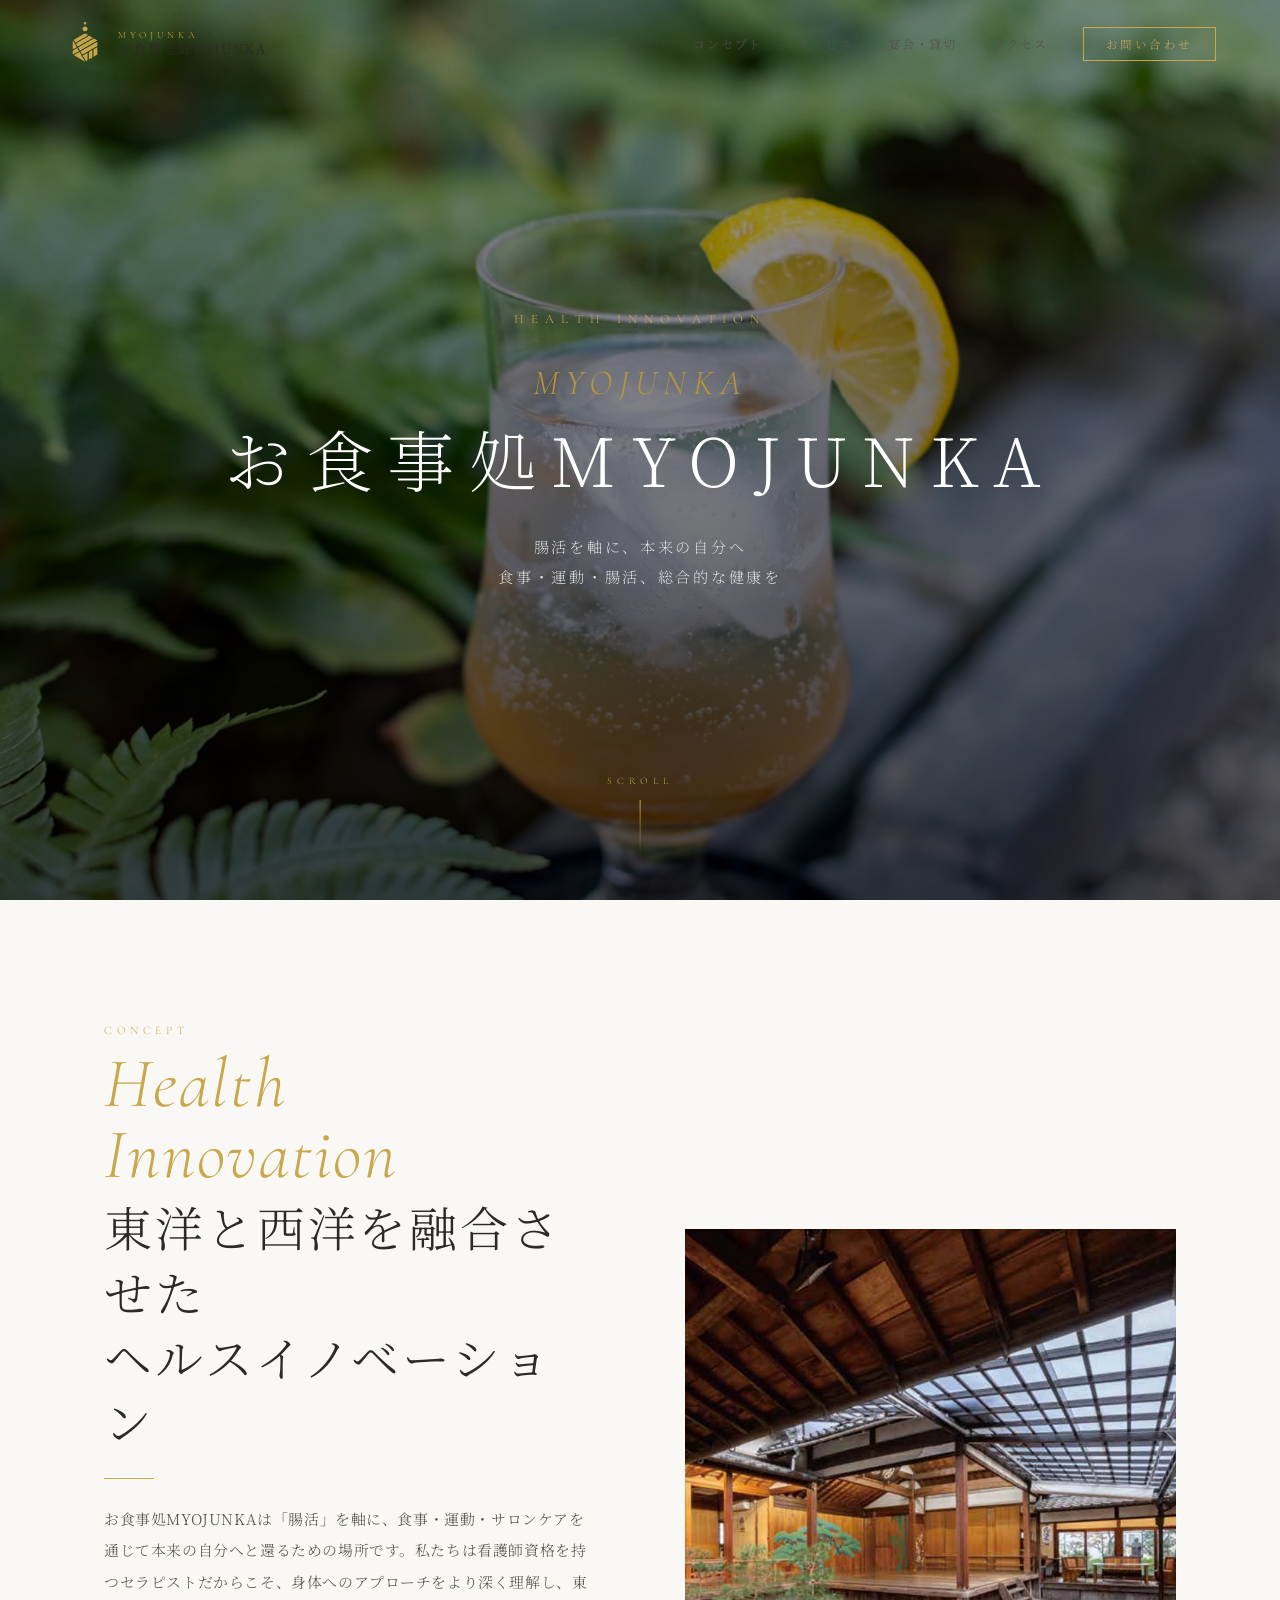
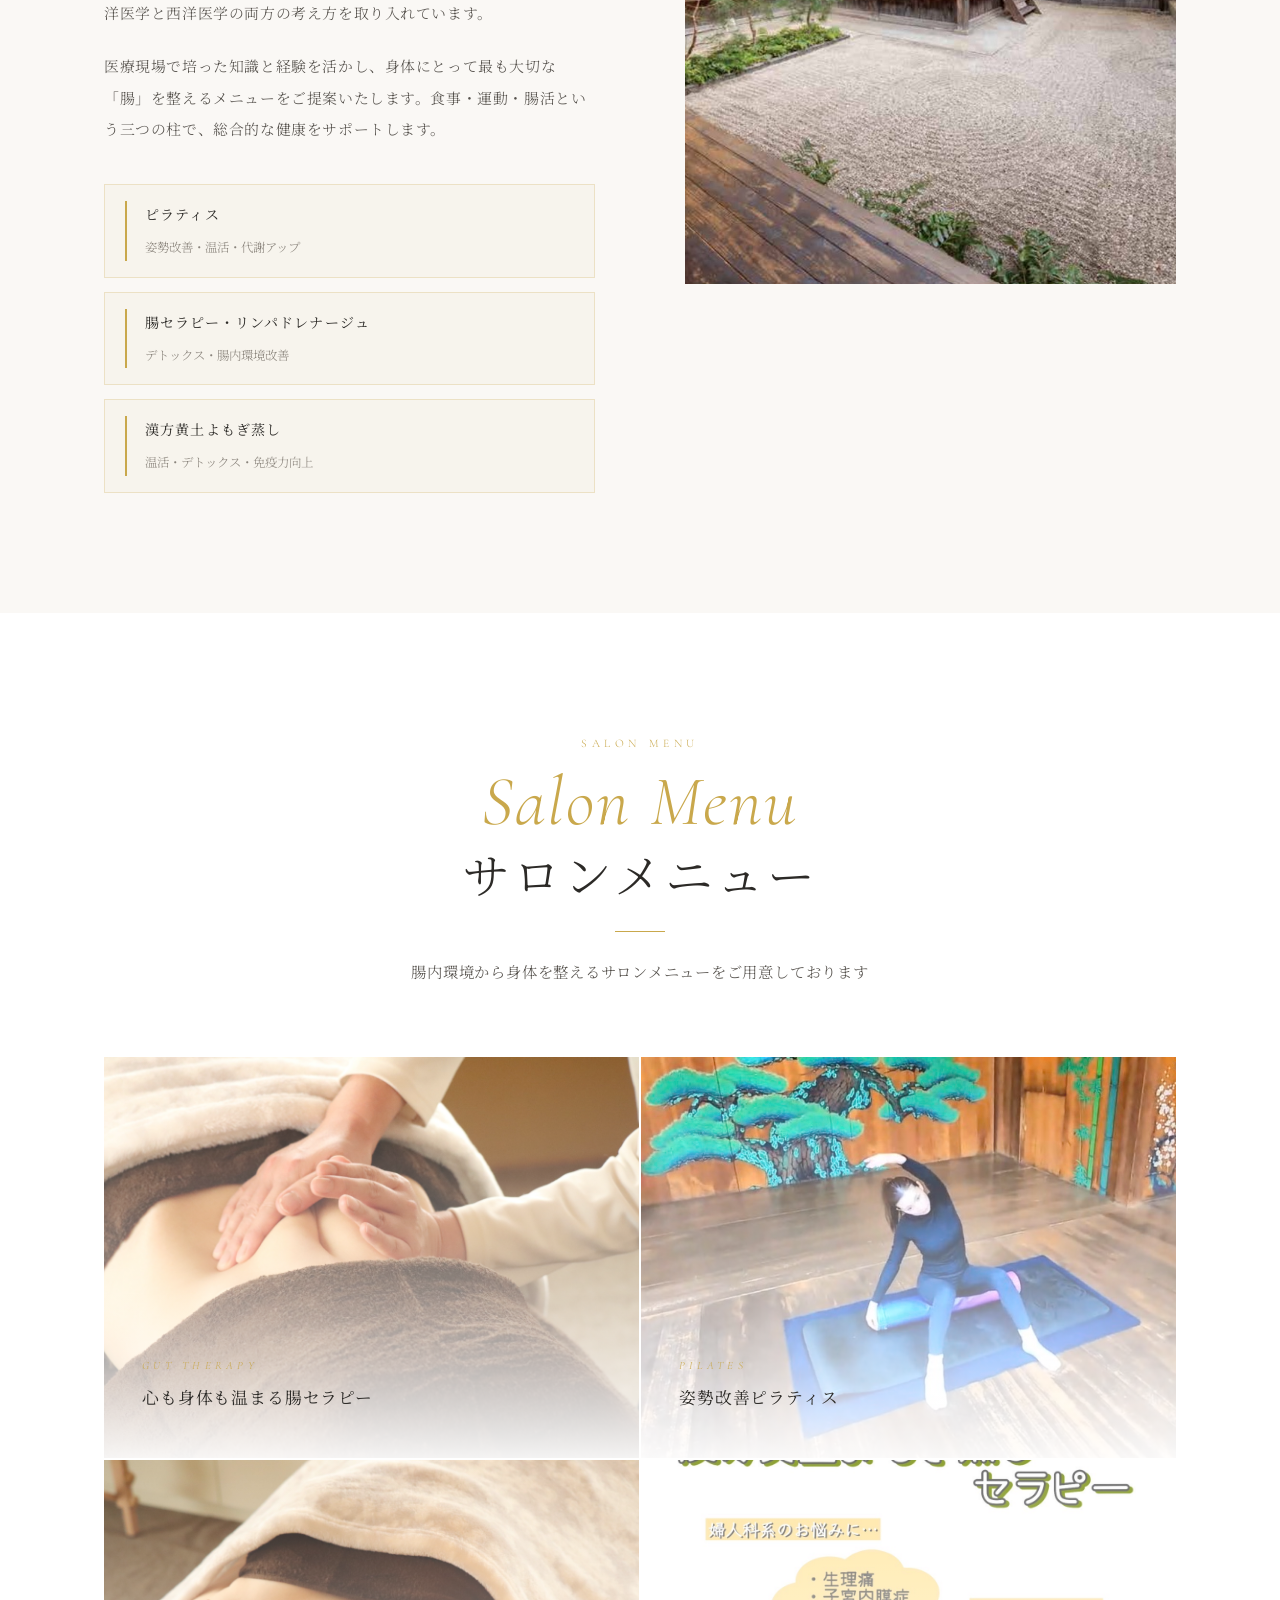
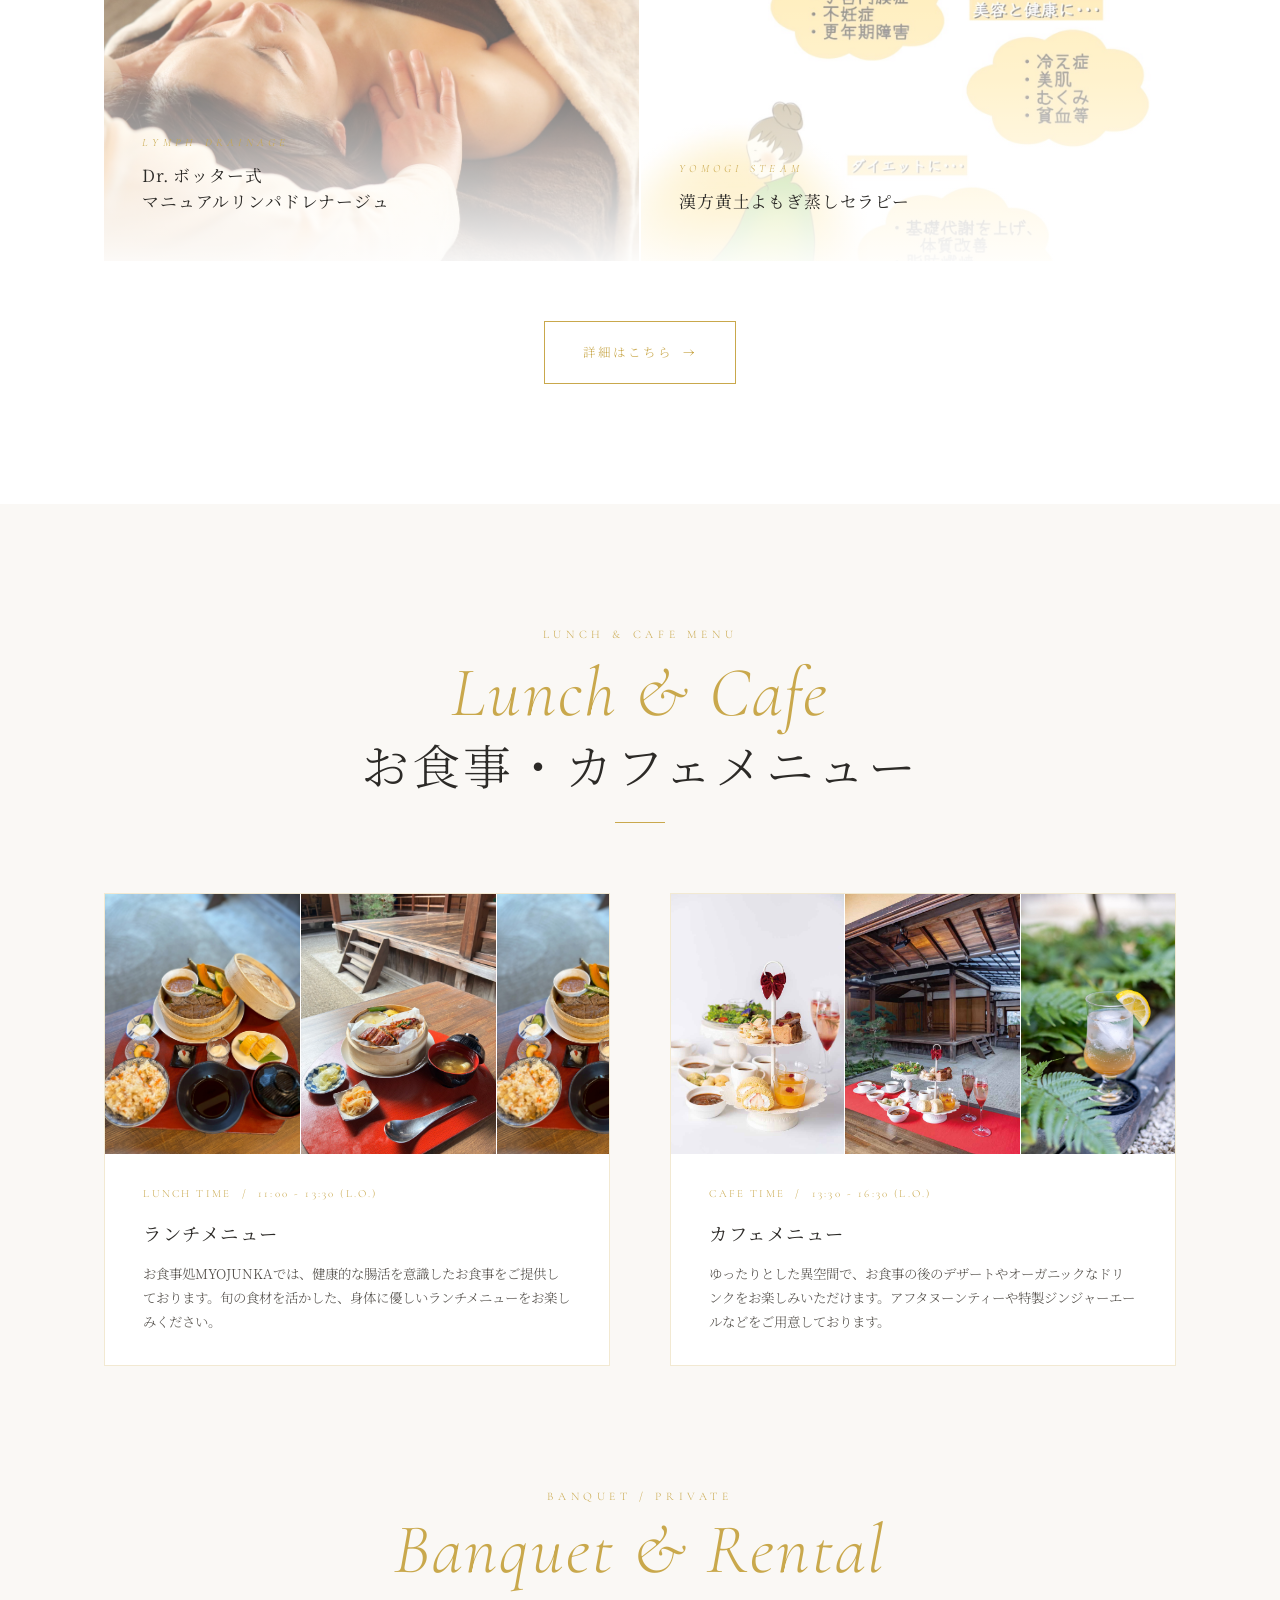
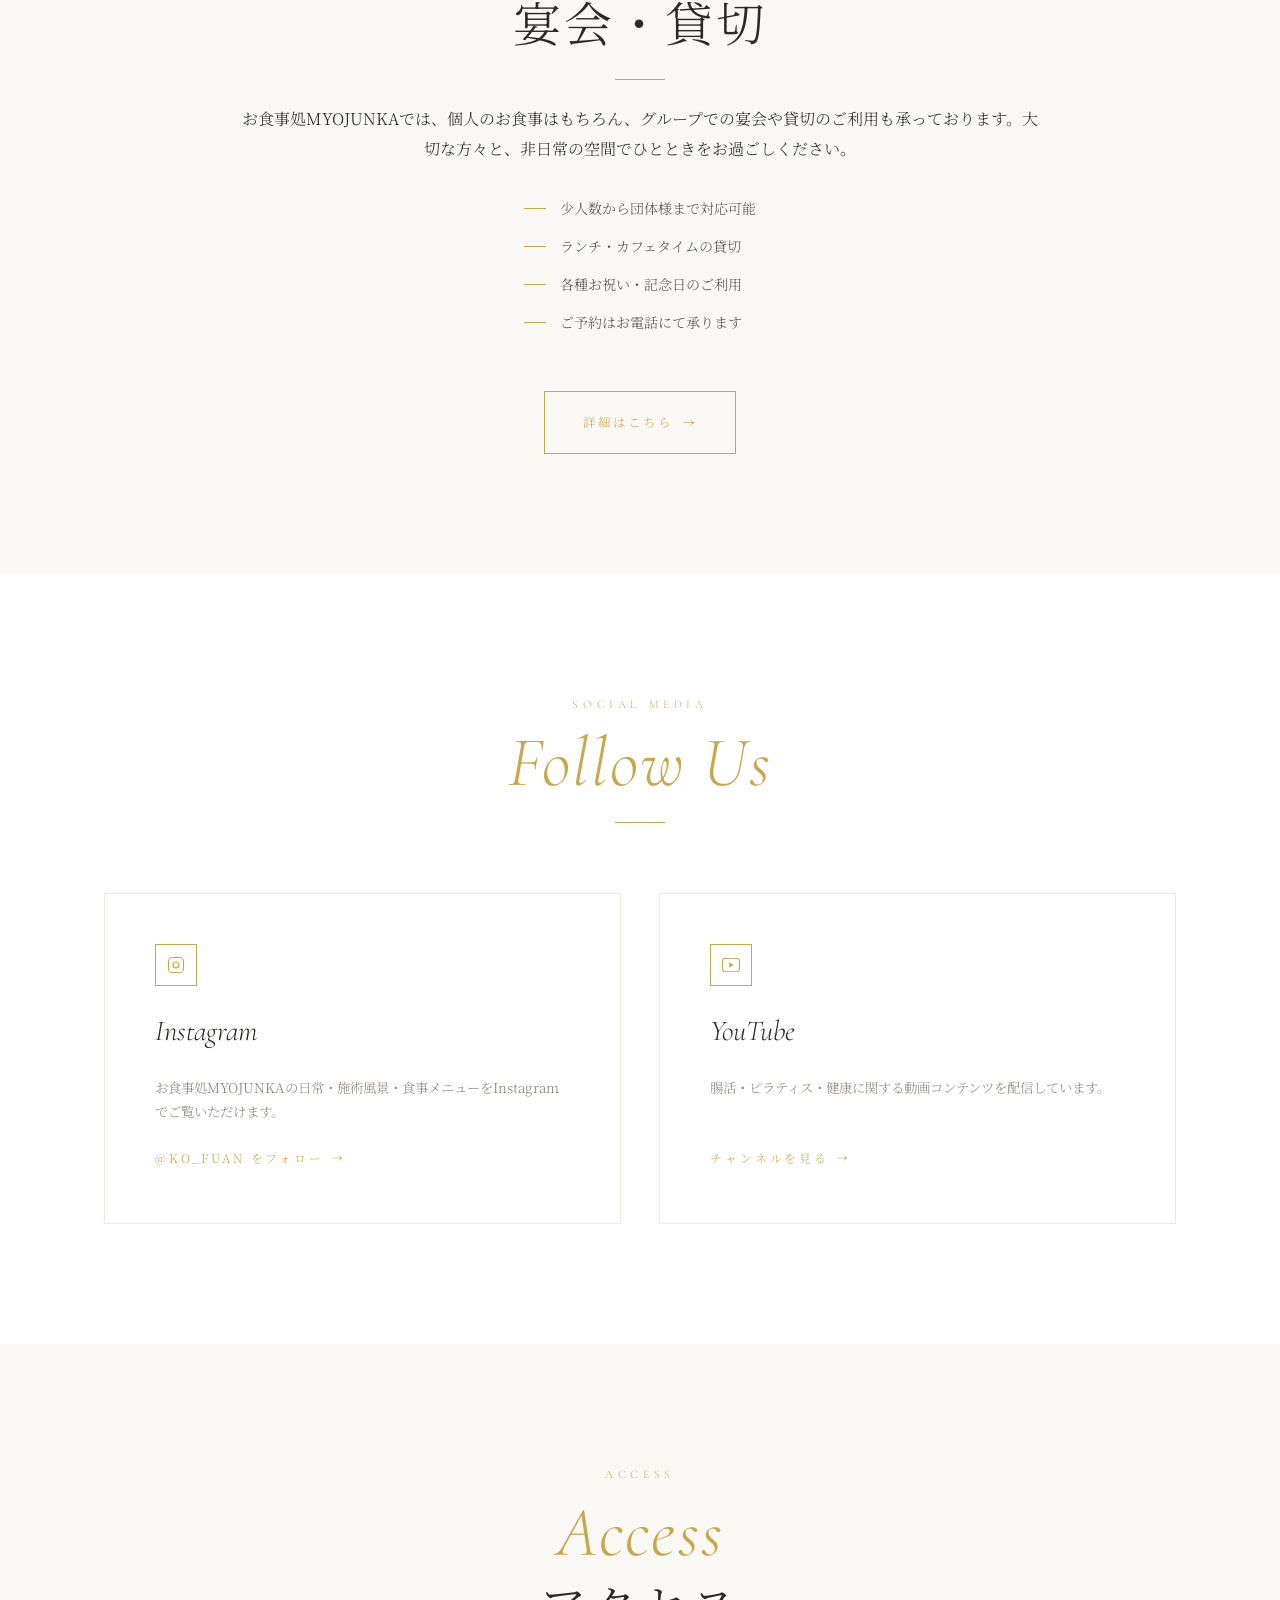
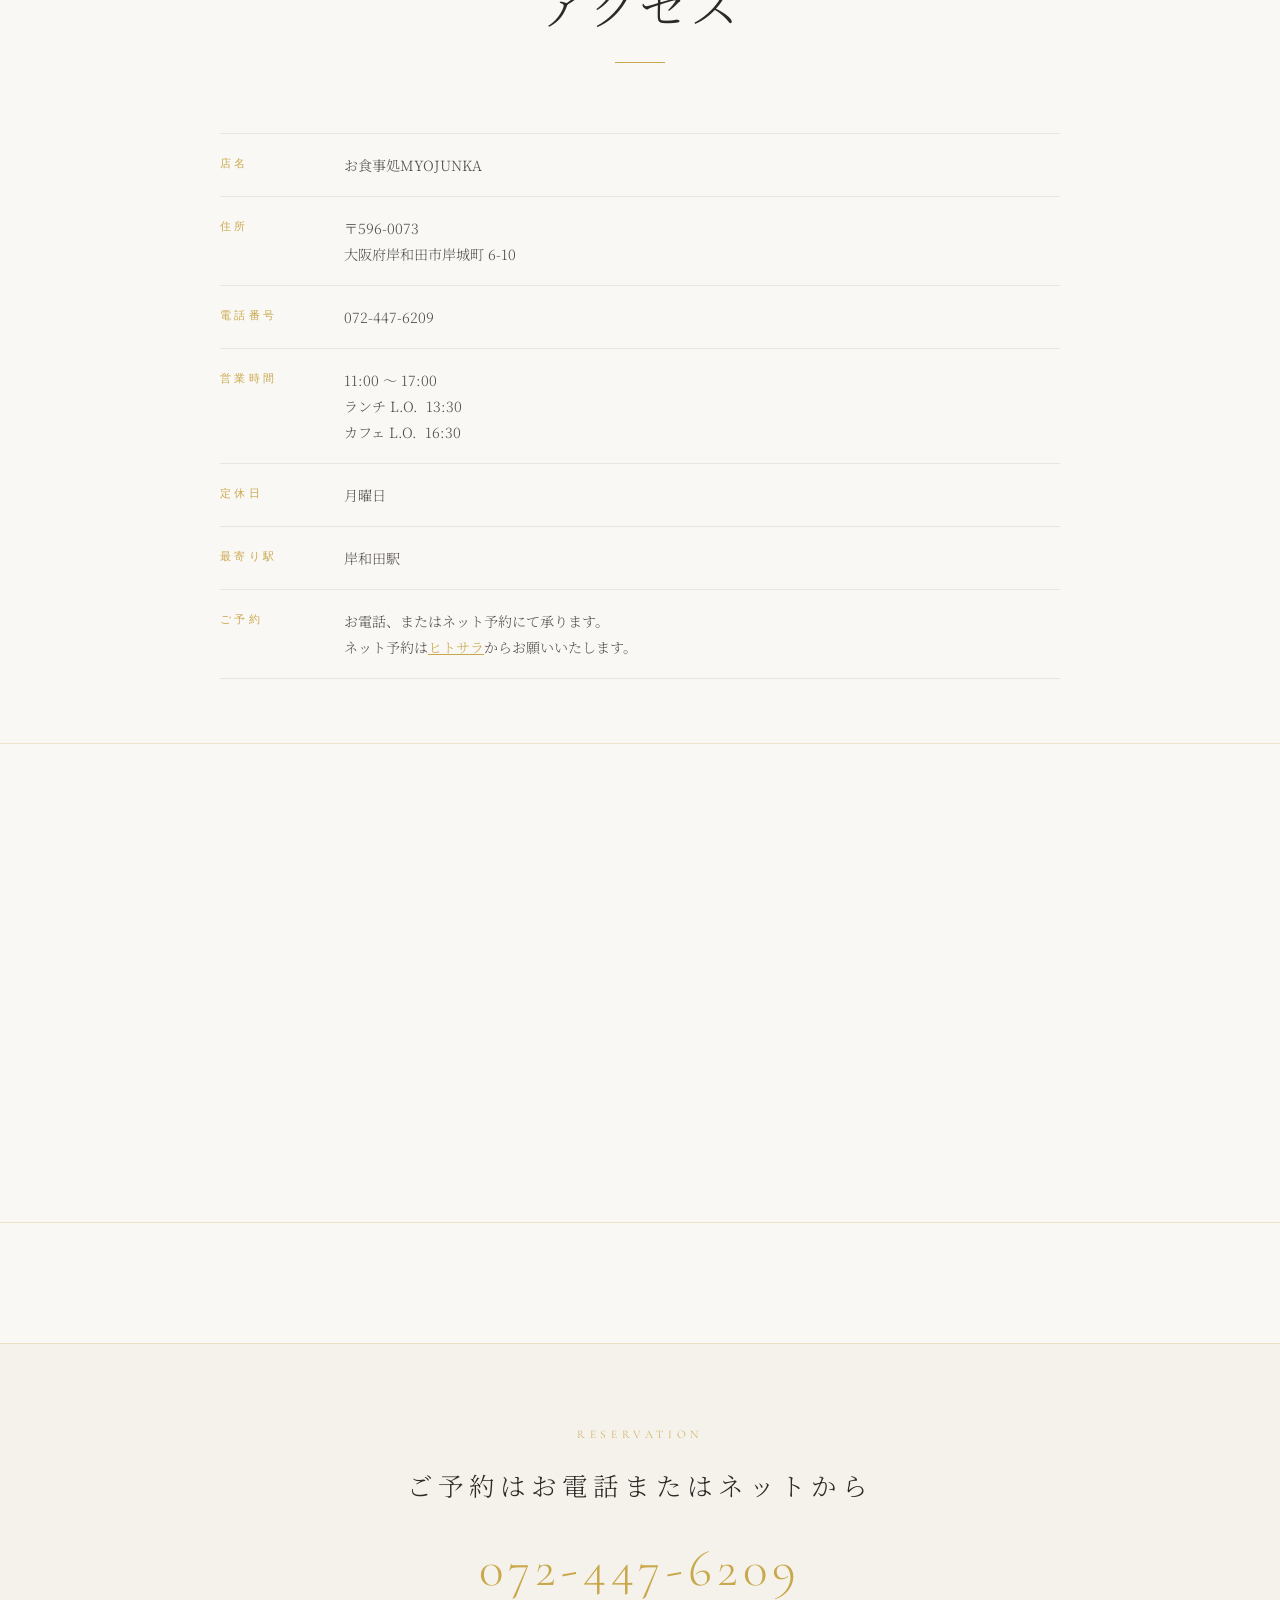
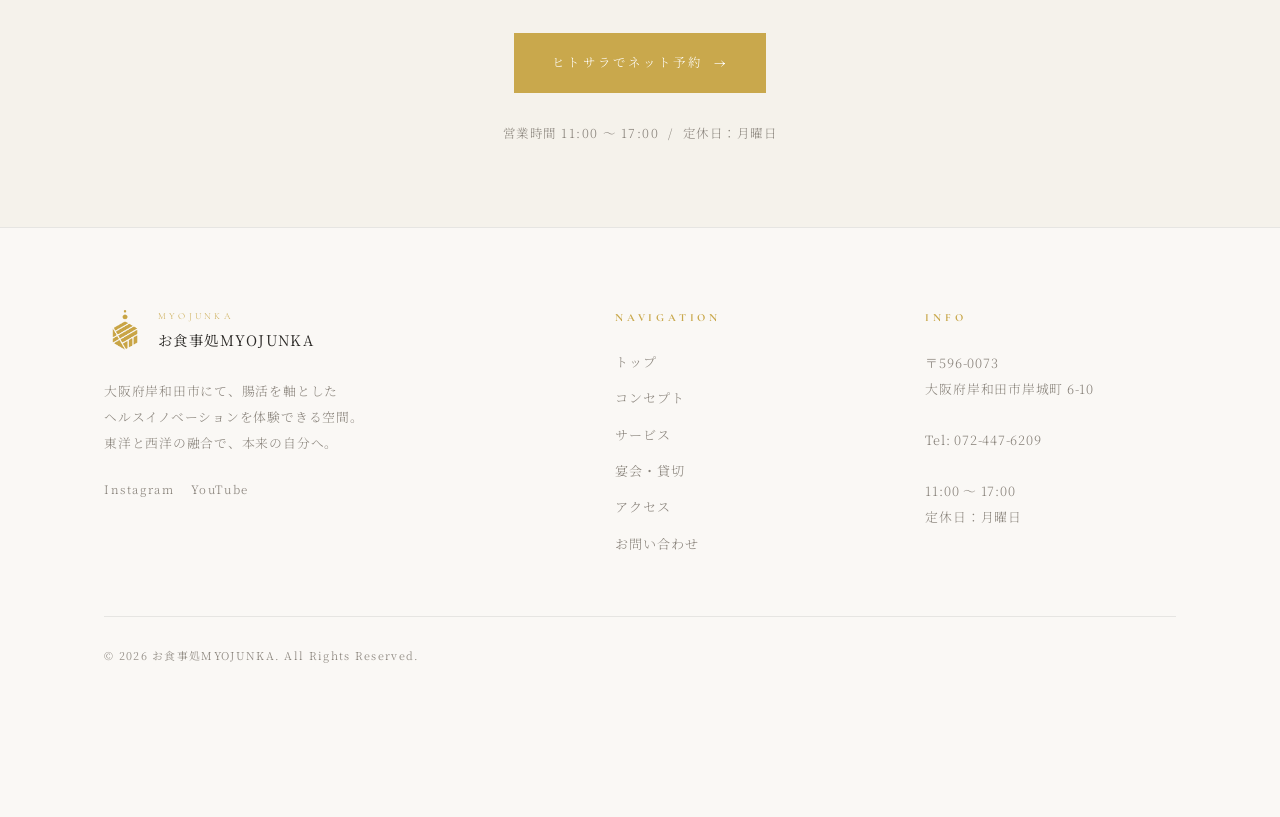
<file: index.html>
<!DOCTYPE html>
<html lang="ja">
<head>
  <meta charset="UTF-8">
  <meta name="viewport" content="width=device-width, initial-scale=1.0">
  <title>お食事処MYOJUNKA | ヘルスイノベーション 大阪府岸和田市</title>
  <meta name="description" content="お食事処MYOJUNKAは大阪府岸和田市にある、腸活・ピラティス・リンパドレナージュ・よもぎ蒸しを軸としたヘルスイノベーション施設です。東洋と西洋の融合で、本来の自分へ。">
  <meta name="keywords" content="お食事処MYOJUNKA,MYOJUNKA,岸和田,腸活,ピラティス,リンパドレナージュ,よもぎ蒸し,ヘルスイノベーション">
  <meta name="google-site-verification" content="uhAKn6Au5Mc1TK6bCuZXd3MZkEM1Y8wcfe-vqbDqGb8" />
  <meta property="og:title" content="お食事処MYOJUNKA">
  <meta property="og:description" content="腸活を軸に、食事・運動・サロンケアで本来の自分へ。大阪府岸和田市のヘルスイノベーション施設。">
  <meta property="og:type" content="website">
  <link rel="icon" type="image/png" href="img/ロゴ.png">
  <link rel="apple-touch-icon" href="img/ロゴ.png">
  <link rel="preconnect" href="https://fonts.googleapis.com">
  <link rel="preconnect" href="https://fonts.gstatic.com" crossorigin>
  <link href="https://fonts.googleapis.com/css2?family=Cormorant+Garamond:ital,wght@0,300;0,400;0,500;0,600;1,300;1,400;1,500&family=Noto+Serif+JP:wght@200;300;400;500&display=swap" rel="stylesheet">
  <link rel="stylesheet" href="style.css">
</head>
<body>

  <!-- ==================== HEADER ==================== -->
  <header id="site-header">
    <a href="index.html" class="site-logo" aria-label="お食事処MYOJUNKAトップへ">
      <img src="img/ロゴ.png" alt="お食事処MYOJUNKA ロゴ" width="42" height="42">
      <div class="site-logo-text">
        <span class="en">MYOJUNKA</span>
        <span class="ja">お食事処MYOJUNKA</span>
      </div>
    </a>

    <nav aria-label="グローバルナビゲーション">
      <ul class="nav-desktop">
        <li><a href="#concept">コンセプト</a></li>
        <li><a href="services.html">サービス</a></li>
        <li><a href="banquet.html">宴会・貸切</a></li>
        <li><a href="#access">アクセス</a></li>
        <li><a href="contact.html" class="nav-cta">お問い合わせ</a></li>
      </ul>
    </nav>

    <button class="hamburger-btn" id="hamburgerBtn" aria-label="メニューを開く" aria-expanded="false" aria-controls="navDrawer">
      <span></span>
      <span></span>
      <span></span>
    </button>
  </header>

  <!-- Mobile Nav Overlay -->
  <div class="nav-overlay" id="navOverlay" aria-hidden="true"></div>

  <!-- Mobile Nav Drawer -->
  <nav class="nav-drawer" id="navDrawer" aria-label="モバイルナビゲーション" aria-hidden="true">
    <button class="drawer-close-btn" id="drawerCloseBtn" aria-label="メニューを閉じる">&times;</button>
    <div class="nav-drawer-logo">
      <img src="img/ロゴ.png" alt="お食事処MYOJUNKA ロゴ" width="36" height="36">
      <span>MYOJUNKA</span>
    </div>
    <ul>
      <li><a href="index.html">トップ <span class="nav-arrow">→</span></a></li>
      <li><a href="#concept" class="nav-mobile-anchor">コンセプト <span class="nav-arrow">→</span></a></li>
      <li><a href="services.html">サービス <span class="nav-arrow">→</span></a></li>
      <li><a href="banquet.html">宴会・貸切 <span class="nav-arrow">→</span></a></li>
      <li><a href="#access" class="nav-mobile-anchor">アクセス <span class="nav-arrow">→</span></a></li>
      <li><a href="contact.html">お問い合わせ <span class="nav-arrow">→</span></a></li>
    </ul>
    <div class="nav-drawer-footer">
      Tel: 072-447-6209<br>
      11:00 〜 17:00 &nbsp;/&nbsp; 定休日：月曜日<br>
      大阪府岸和田市岸城町 6-10
    </div>
  </nav>

  <!-- ==================== HERO ==================== -->
  <section id="hero" aria-label="メインビジュアル">
    <div class="hero-bg" aria-hidden="true"></div>
    <div class="hero-slides">
      <div class="hero-slide active" style="background-image: url('img/HERO1.jpg');"></div>
      <div class="hero-slide" style="background-image: url('img/HERO2.jpg');"></div>
    </div>
    <div class="hero-overlay" aria-hidden="true"></div>

    <div class="hero-content">
      <span class="hero-eyebrow">Health Innovation</span>
      <h1 class="hero-title">
        <span class="deco">MYOJUNKA</span>
        お食事処MYOJUNKA
      </h1>
      <p class="hero-subtitle">
        腸活を軸に、本来の自分へ<br>
        食事・運動・腸活、総合的な健康を
      </p>
    </div>

    <div class="hero-scroll" aria-hidden="true">
      <span class="scroll-label">scroll</span>
      <div class="scroll-bar"></div>
    </div>
  </section>

  <!-- ==================== CONCEPT ==================== -->
  <section id="concept" class="section" style="background:var(--bg-secondary);">
    <div class="container">
      <div class="concept-grid">

        <div class="concept-body reveal">
          <span class="label-en">concept</span>
          <h2 class="heading-xl" style="margin-top:0.5rem;">
            <span class="heading-deco">Health Innovation</span>
            東洋と西洋を融合させた<br>ヘルスイノベーション
          </h2>
          <div class="gold-rule"></div>

          <p>お食事処MYOJUNKAは「腸活」を軸に、食事・運動・サロンケアを通じて本来の自分へと還るための場所です。私たちは看護師資格を持つセラピストだからこそ、身体へのアプローチをより深く理解し、東洋医学と西洋医学の両方の考え方を取り入れています。</p>
          <p>医療現場で培った知識と経験を活かし、身体にとって最も大切な「腸」を整えるメニューをご提案いたします。食事・運動・腸活という三つの柱で、総合的な健康をサポートします。</p>

          <div class="concept-approach reveal-stagger">
            <div class="approach-item">
              <div class="approach-bar"></div>
              <div class="approach-text">
                <strong>ピラティス</strong>
                <span>姿勢改善・温活・代謝アップ</span>
              </div>
            </div>
            <div class="approach-item">
              <div class="approach-bar"></div>
              <div class="approach-text">
                <strong>腸セラピー・リンパドレナージュ</strong>
                <span>デトックス・腸内環境改善</span>
              </div>
            </div>
            <div class="approach-item">
              <div class="approach-bar"></div>
              <div class="approach-text">
                <strong>漢方黄土よもぎ蒸し</strong>
                <span>温活・デトックス・免疫力向上</span>
              </div>
            </div>
          </div>
        </div>

        <!-- 写真 -->
        <div class="concept-visual reveal-fade">
          <img src="img/コンセプト.png" alt="東洋と西洋の融合 ヘルスイノベーション" style="width: 100%; height: 100%; object-fit: cover;">
        </div>

      </div>
    </div>
  </section>

  <!-- ==================== SERVICES ==================== -->
  <section id="services" class="section" style="background:var(--bg-primary);">
    <div class="container">
      <div class="section-header reveal">
        <span class="label-en">salon menu</span>
        <h2 class="heading-xl">
          <span class="heading-deco">Salon Menu</span>
          サロンメニュー
        </h2>
        <div class="gold-rule gold-rule--center"></div>
        <p class="lead">腸内環境から身体を整えるサロンメニューをご用意しております</p>
      </div>

      <div class="services-grid">
        <!-- 腸セラピー -->
        <div class="service-card">
          <div class="card-bg">
            <img src="img/腸活.jpg" alt="心も身体も温まる腸セラピー" style="width: 100%; height: 100%; object-fit: cover;">
          </div>
          <div class="card-mask">
            <span class="card-label">Gut Therapy</span>
            <h3 class="card-title">心も身体も温まる腸セラピー</h3>
            <p class="card-desc">腸には感情が宿り、ハッピーホルモンの8割が腸から出るといわれています。脳と相関関係にある腸を優しく揉みほぐし、心も身体もほっこり温まっていただける極上のリラクゼーションメニューです。</p>
          </div>
        </div>

        <!-- ピラティス -->
        <div class="service-card">
          <div class="card-bg">
            <img src="img/pilates.jpg" alt="姿勢改善ピラティス" style="width: 100%; height: 100%; object-fit: cover;">
          </div>
          <div class="card-mask">
            <span class="card-label">Pilates</span>
            <h3 class="card-title">姿勢改善ピラティス</h3>
            <p class="card-desc">人は見た目が90%と言われ、その第一印象は姿勢。心身のバランスを整え、本来の美シルエットに近づけて良いことづくし！運動習慣がない方でも安心してご参加いただけます。</p>
          </div>
        </div>

        <!-- リンパドレナージュ -->
        <div class="service-card">
          <div class="card-bg">
            <img src="img/Dr.ボッダ式マニュアルリンパドレナージュ.jpg" alt="Dr. ボッター式マニュアルリンパドレナージュ" style="width: 100%; height: 100%; object-fit: cover;">
          </div>
          <div class="card-mask">
            <span class="card-label">Lymph Drainage</span>
            <h3 class="card-title">Dr. ボッター式<br>マニュアルリンパドレナージュ</h3>
            <p class="card-desc">羽のような優しいタッチでリンパ液の流れをスムーズに。オイルなどを一切使用せずにオールハンドで真心を込めて施術する、全国でも数少ないリンパドレナージュです。</p>
          </div>
        </div>

        <!-- よもぎ蒸し -->
        <div class="service-card">
          <div class="card-bg">
            <img src="img/よもぎ蒸し.jpg" alt="漢方黄土よもぎ蒸しセラピー" style="width: 100%; height: 100%; object-fit: cover;">
          </div>
          <div class="card-mask">
            <span class="card-label">Yomogi Steam</span>
            <h3 class="card-title">漢方黄土よもぎ蒸しセラピー</h3>
            <p class="card-desc">ハーブの女王とされる「よもぎ」は、特に女性特有のお悩みと基礎代謝アップが期待できるハーブ。美容と健康にアプローチできるおすすめメニューです。</p>
          </div>
        </div>
      </div>

      <div style="text-align:center;" class="reveal">
        <a href="services.html" class="btn btn-outline">詳細はこちら</a>
      </div>
    </div>
  </section>

  <!-- ==================== LUNCH & CAFE MENU ==================== -->
  <section id="food-menu" class="section" style="background:var(--bg-secondary);">
    <div class="container">
      <div class="section-header reveal">
        <span class="label-en">lunch &amp; cafe menu</span>
        <h2 class="heading-xl">
          <span class="heading-deco">Lunch &amp; Cafe</span>
          お食事・カフェメニュー
        </h2>
        <div class="gold-rule gold-rule--center"></div>
      </div>

      <div class="menu-grid">
        <!-- ランチメニュー -->
        <div class="menu-block reveal">
          <div class="menu-ticker-container">
            <div class="menu-ticker" id="lunch-ticker">
              <div class="ticker-track">
                <!-- 1セット目 -->
                <div class="ticker-slide"><img src="img/ランチメニュー1.jpg" alt="ランチメニュー 1"></div>
                <div class="ticker-slide"><img src="img/HERO1.jpg" alt="ランチメニュー 2"></div>
                <!-- 2セット目（シームレス接続用） -->
                <div class="ticker-slide"><img src="img/ランチメニュー1.jpg" alt="ランチメニュー 1"></div>
                <div class="ticker-slide"><img src="img/HERO1.jpg" alt="ランチメニュー 2"></div>
              </div>
            </div>
          </div>
          <div class="menu-info">
            <span class="menu-label">Lunch Time &nbsp;/&nbsp; 11:00 - 13:30 (L.O.)</span>
            <h3 class="menu-title">ランチメニュー</h3>
            <p class="menu-desc">お食事処MYOJUNKAでは、健康的な腸活を意識したお食事をご提供しております。旬の食材を活かした、身体に優しいランチメニューをお楽しみください。</p>
          </div>
        </div>

        <!-- カフェメニュー -->
        <div class="menu-block reveal" style="transition-delay: 0.15s;">
          <div class="menu-ticker-container">
            <div class="menu-ticker" id="cafe-ticker">
              <div class="ticker-track">
                <!-- 1セット目 -->
                <div class="ticker-slide"><img src="img/カフェメニュー1.png" alt="カフェメニュー 1"></div>
                <div class="ticker-slide"><img src="img/カフェメニュー2.png" alt="カフェメニュー 2"></div>
                <div class="ticker-slide"><img src="img/HERO2.jpg" alt="カフェメニュー 3"></div>
                <div class="ticker-slide"><img src="img/カフェメニュー4.jpg" alt="カフェメニュー 4"></div>
                <div class="ticker-slide"><img src="img/カフェメニュー3.jpg" alt="カフェメニュー 5"></div>
                <!-- 2セット目（シームレス接続用） -->
                <div class="ticker-slide"><img src="img/カフェメニュー1.png" alt="カフェメニュー 1"></div>
                <div class="ticker-slide"><img src="img/カフェメニュー2.png" alt="カフェメニュー 2"></div>
                <div class="ticker-slide"><img src="img/HERO2.jpg" alt="カフェメニュー 3"></div>
                <div class="ticker-slide"><img src="img/カフェメニュー4.jpg" alt="カフェメニュー 4"></div>
                <div class="ticker-slide"><img src="img/カフェメニュー3.jpg" alt="カフェメニュー 5"></div>
              </div>
            </div>
          </div>
          <div class="menu-info">
            <span class="menu-label">Cafe Time &nbsp;/&nbsp; 13:30 - 16:30 (L.O.)</span>
            <h3 class="menu-title">カフェメニュー</h3>
            <p class="menu-desc">ゆったりとした異空間で、お食事の後のデザートやオーガニックなドリンクをお楽しみいただけます。アフタヌーンティーや特製ジンジャーエールなどをご用意しております。</p>
          </div>
        </div>
      </div>
    </div>

  <!-- ==================== BANQUET ==================== -->
  <section id="banquet" class="section" style="background:var(--bg-secondary);">
    <div class="container">
      <div class="banquet-inner-full reveal">
        <span class="label-en">banquet / private</span>
        <h2 class="heading-xl" style="margin-top:0.5rem;">
          <span class="heading-deco">Banquet &amp; Rental</span>
          宴会・貸切
        </h2>
        <div class="gold-rule gold-rule--center"></div>
        <p>お食事処MYOJUNKAでは、個人のお食事はもちろん、グループでの宴会や貸切のご利用も承っております。大切な方々と、非日常の空間でひとときをお過ごしください。</p>
        <ul class="banquet-features">
          <li>少人数から団体様まで対応可能</li>
          <li>ランチ・カフェタイムの貸切</li>
          <li>各種お祝い・記念日のご利用</li>
          <li>ご予約はお電話にて承ります</li>
        </ul>
        <div style="margin-top:1.5rem;">
          <a href="banquet.html" class="btn btn-outline">詳細はこちら</a>
        </div>
      </div>
    </div>
  </section>

  <!-- ==================== SNS ==================== -->
  <section id="sns" class="section" style="background:var(--bg-primary);">
    <div class="container">
      <div class="section-header reveal">
        <span class="label-en">social media</span>
        <h2 class="heading-xl">
          <span class="heading-deco">Follow Us</span>
        </h2>
        <div class="gold-rule gold-rule--center"></div>
      </div>

      <div class="sns-grid">
        <!-- Instagram -->
        <a href="https://www.instagram.com/ko_fuan/" target="_blank" rel="noopener noreferrer" class="sns-card reveal">
          <div class="sns-icon-wrap" aria-hidden="true">
            <svg width="18" height="18" viewBox="0 0 24 24" fill="none" stroke="currentColor" stroke-width="1.5" stroke-linecap="round" stroke-linejoin="round" aria-hidden="true">
              <rect x="2" y="2" width="20" height="20" rx="5" ry="5"/>
              <circle cx="12" cy="12" r="4"/>
              <circle cx="17.5" cy="6.5" r="0.5" fill="currentColor" stroke="none"/>
            </svg>
          </div>
          <h3 class="sns-title">Instagram</h3>
          <p class="sns-desc">お食事処MYOJUNKAの日常・施術風景・食事メニューをInstagramでご覧いただけます。</p>
          <span class="sns-link-text">@ko_fuan をフォロー</span>
        </a>

        <!-- YouTube -->
        <a href="https://www.youtube.com/@Astudio-xk2zk" target="_blank" rel="noopener noreferrer" class="sns-card reveal" style="transition-delay:0.1s;">
          <div class="sns-icon-wrap" aria-hidden="true">
            <svg width="20" height="14" viewBox="0 0 24 18" fill="none" stroke="currentColor" stroke-width="1.5" stroke-linecap="round" stroke-linejoin="round" aria-hidden="true">
              <path d="M22.54 2.62A2.78 2.78 0 0 0 20.59.66C18.88.2 12 .2 12 .2S5.12.2 3.41.66A2.78 2.78 0 0 0 1.46 2.62 29 29 0 0 0 1 9a29 29 0 0 0 .46 6.38A2.78 2.78 0 0 0 3.41 17.34C5.12 17.8 12 17.8 12 17.8s6.88 0 8.59-.46a2.78 2.78 0 0 0 1.95-1.96A29 29 0 0 0 23 9a29 29 0 0 0-.46-6.38z"/>
              <polygon points="9.75 12.52 15.5 9 9.75 5.48 9.75 12.52" fill="currentColor" stroke="none"/>
            </svg>
          </div>
          <h3 class="sns-title">YouTube</h3>
          <p class="sns-desc">腸活・ピラティス・健康に関する動画コンテンツを配信しています。</p>
          <span class="sns-link-text">チャンネルを見る</span>
        </a>
      </div>
    </div>
  </section>

  <!-- ==================== ACCESS ==================== -->
  <section id="access" class="section" style="background:var(--bg-secondary);">
    <div class="container">
      <div class="section-header reveal">
        <span class="label-en">access</span>
        <h2 class="heading-xl">
          <span class="heading-deco">Access</span>
          アクセス
        </h2>
        <div class="gold-rule gold-rule--center"></div>
      </div>

      <div class="access-grid-container">
        <dl class="access-dl reveal">
          <div class="access-row">
            <dt>店名</dt>
            <dd>お食事処MYOJUNKA</dd>
          </div>
          <div class="access-row">
            <dt>住所</dt>
            <dd>〒596-0073<br>大阪府岸和田市岸城町 6-10</dd>
          </div>
          <div class="access-row">
            <dt>電話番号</dt>
            <dd><a href="tel:0724476209">072-447-6209</a></dd>
          </div>
          <div class="access-row">
            <dt>営業時間</dt>
            <dd>
              11:00 〜 17:00<br>
              ランチ L.O.&nbsp; 13:30<br>
              カフェ L.O.&nbsp; 16:30
            </dd>
          </div>
          <div class="access-row">
            <dt>定休日</dt>
            <dd>月曜日</dd>
          </div>
          <div class="access-row">
            <dt>最寄り駅</dt>
            <dd>岸和田駅</dd>
          </div>
          <div class="access-row">
            <dt>ご予約</dt>
            <dd>
              お電話、またはネット予約にて承ります。<br>
              ネット予約は<a href="https://hitosara.com/0031629262/?utm_source=ig&utm_medium=social&utm_content=link_in_bio&fbclid=PAZXh0bgNhZW0CMTEAc3J0YwZhcHBfaWQPOTM2NjE5NzQzMzkyNDU5AAGn3ehzI1AIkfV5PJOPYxTVRcqBKG_HThXHNzcjicheBR3Fk7jM-n-LY0SeP7I_aem_mkJxCaW5V9kw1pubBZOQvw" target="_blank" rel="noopener noreferrer" style="color:var(--gold); text-decoration:underline;">ヒトサラ</a>からお願いいたします。
            </dd>
          </div>
        </dl>
      </div>
    </div>

    <!-- フル幅マップ（コンテナの外へ配置） -->
    <div class="access-map-full reveal-fade">
      <iframe
        src="https://maps.google.com/maps?q=34.458022,135.372481&z=17&output=embed&iwloc="
        allowfullscreen
        loading="lazy"
        referrerpolicy="no-referrer-when-downgrade"
        title="お食事処MYOJUNKA アクセスマップ">
      </iframe>
    </div>
  </section>

  <!-- ==================== FOOTER CTA ==================== -->
  <div class="footer-cta">
    <div class="container reveal">
      <span class="label-en" style="text-align:center;display:block;margin-bottom:1rem;">reservation</span>
      <p class="lead-title">ご予約はお電話またはネットから</p>
      <a href="tel:0724476209" class="tel-link">072-447-6209</a>
      <div style="margin-top: 1rem; margin-bottom: 1.5rem;">
        <a href="https://hitosara.com/0031629262/?utm_source=ig&utm_medium=social&utm_content=link_in_bio&fbclid=PAZXh0bgNhZW0CMTEAc3J0YwZhcHBfaWQPOTM2NjE5NzQzMzkyNDU5AAGn3ehzI1AIkfV5PJOPYxTVRcqBKG_HThXHNzcjicheBR3Fk7jM-n-LY0SeP7I_aem_mkJxCaW5V9kw1pubBZOQvw" target="_blank" rel="noopener noreferrer" class="btn btn-solid">ヒトサラでネット予約</a>
      </div>
      <small>営業時間 11:00 〜 17:00&nbsp;&nbsp;/&nbsp;&nbsp;定休日：月曜日</small>
    </div>
  </div>

  <!-- ==================== FOOTER ==================== -->
  <footer id="site-footer">
    <div class="container">
      <div class="footer-grid">
        <div class="footer-brand">
          <div class="footer-brand-logo">
            <img src="img/ロゴ.png" alt="お食事処MYOJUNKA ロゴ" width="42" height="42">
            <div class="footer-brand-logo-text">
              <span class="en">MYOJUNKA</span>
              <span class="ja">お食事処MYOJUNKA</span>
            </div>
          </div>
          <p class="footer-brand-desc">
            大阪府岸和田市にて、腸活を軸とした<br>
            ヘルスイノベーションを体験できる空間。<br>
            東洋と西洋の融合で、本来の自分へ。
          </p>
          <div class="footer-sns">
            <a href="https://www.instagram.com/ko_fuan/" target="_blank" rel="noopener noreferrer">Instagram</a>
            <a href="https://www.youtube.com/@Astudio-xk2zk" target="_blank" rel="noopener noreferrer">YouTube</a>
          </div>
        </div>

        <div class="footer-col">
          <h4>Navigation</h4>
          <nav class="footer-nav-links" aria-label="フッターナビゲーション">
            <a href="index.html">トップ</a>
            <a href="#concept">コンセプト</a>
            <a href="services.html">サービス</a>
            <a href="banquet.html">宴会・貸切</a>
            <a href="#access">アクセス</a>
            <a href="contact.html">お問い合わせ</a>
          </nav>
        </div>

        <div class="footer-col">
          <h4>Info</h4>
          <p class="footer-info-text">
            〒596-0073<br>
            大阪府岸和田市岸城町 6-10<br><br>
            Tel: <a href="tel:0724476209">072-447-6209</a><br><br>
            11:00 〜 17:00<br>
            定休日：月曜日
          </p>
        </div>
      </div>

      <div class="footer-bottom">
        <small>&copy; 2026 お食事処MYOJUNKA. All Rights Reserved.</small>
      </div>
    </div>
  </footer>

  <!-- ==================== MOBILE FIXED ACTION BAR ==================== -->
  <div class="mobile-action-bar" aria-label="クイックアクセス">
    <a href="tel:0724476209" class="action-item action-tel">
      <svg width="16" height="16" viewBox="0 0 24 24" fill="none" stroke="currentColor" stroke-width="2" stroke-linecap="round" stroke-linejoin="round" aria-hidden="true"><path d="M22 16.92v3a2 2 0 0 1-2.18 2 19.79 19.79 0 0 1-8.63-3.07 19.5 19.5 0 0 1-6-6 19.79 19.79 0 0 1-3.07-8.67A2 2 0 0 1 4.11 2h3a2 2 0 0 1 2 1.72 12.84 12.84 0 0 0 .7 2.81 2 2 0 0 1-.45 2.11L8.09 9.91a16 16 0 0 0 6 6l1.27-1.27a2 2 0 0 1 2.11-.45 12.84 12.84 0 0 0 2.81.7A2 2 0 0 1 22 16.92z"/></svg>
      <span>電話予約</span>
    </a>
    <a href="https://hitosara.com/0031629262/?utm_source=ig&utm_medium=social&utm_content=link_in_bio&fbclid=PAZXh0bgNhZW0CMTEAc3J0YwZhcHBfaWQPOTM2NjE5NzQzMzkyNDU5AAGn3ehzI1AIkfV5PJOPYxTVRcqBKG_HThXHNzcjicheBR3Fk7jM-n-LY0SeP7I_aem_mkJxCaW5V9kw1pubBZOQvw" target="_blank" rel="noopener noreferrer" class="action-item">
      <svg width="16" height="16" viewBox="0 0 24 24" fill="none" stroke="currentColor" stroke-width="2" stroke-linecap="round" stroke-linejoin="round" aria-hidden="true"><rect x="3" y="4" width="18" height="18" rx="2" ry="2"/><line x1="16" y1="2" x2="16" y2="6"/><line x1="8" y1="2" x2="8" y2="6"/><line x1="3" y1="10" x2="21" y2="10"/></svg>
      <span>ネット予約</span>
    </a>
    <a href="https://www.instagram.com/ko_fuan/" target="_blank" rel="noopener noreferrer" class="action-item">
      <svg width="16" height="16" viewBox="0 0 24 24" fill="none" stroke="currentColor" stroke-width="2" stroke-linecap="round" stroke-linejoin="round" aria-hidden="true"><rect x="2" y="2" width="20" height="20" rx="5" ry="5"/><circle cx="12" cy="12" r="4"/><line x1="17.5" y1="6.5" x2="17.51" y2="6.5"/></svg>
      <span>Instagram</span>
    </a>
  </div>

  <!-- ==================== SCRIPTS ==================== -->
  <script>
    // ---- Header scroll effect ----
    const header = document.getElementById('site-header');
    window.addEventListener('scroll', () => {
      header.classList.toggle('scrolled', window.scrollY > 60);
    }, { passive: true });

    // ---- Hamburger / Drawer ----
    const hamburgerBtn = document.getElementById('hamburgerBtn');
    const navDrawer    = document.getElementById('navDrawer');
    const navOverlay   = document.getElementById('navOverlay');

    function openMenu() {
      hamburgerBtn.classList.add('is-active');
      navDrawer.classList.add('is-open');
      navOverlay.classList.add('is-open');
      hamburgerBtn.setAttribute('aria-expanded', 'true');
      navDrawer.setAttribute('aria-hidden', 'false');
      navOverlay.setAttribute('aria-hidden', 'false');
      document.body.style.overflow = 'hidden';
    }

    function closeMenu() {
      hamburgerBtn.classList.remove('is-active');
      navDrawer.classList.remove('is-open');
      navOverlay.classList.remove('is-open');
      hamburgerBtn.setAttribute('aria-expanded', 'false');
      navDrawer.setAttribute('aria-hidden', 'true');
      navOverlay.setAttribute('aria-hidden', 'true');
      document.body.style.overflow = '';
    }

    hamburgerBtn.addEventListener('click', () => {
      navDrawer.classList.contains('is-open') ? closeMenu() : openMenu();
    });

    navOverlay.addEventListener('click', closeMenu);

    const drawerCloseBtn = document.getElementById('drawerCloseBtn');
    if (drawerCloseBtn) {
      drawerCloseBtn.addEventListener('click', closeMenu);
    }

    // Close on nav link click (including anchors)
    navDrawer.querySelectorAll('a').forEach(link => {
      link.addEventListener('click', closeMenu);
    });

    // Close on Escape key
    document.addEventListener('keydown', e => {
      if (e.key === 'Escape' && navDrawer.classList.contains('is-open')) closeMenu();
    });

    // ---- Scroll-reveal ----
    const revealObserver = new IntersectionObserver((entries) => {
      entries.forEach(entry => {
        if (entry.isIntersecting) {
          entry.target.classList.add('is-visible');
          revealObserver.unobserve(entry.target);
        }
      });
    }, { threshold: 0.12, rootMargin: '0px 0px -40px 0px' });

    document.querySelectorAll('.reveal, .reveal-fade, .reveal-stagger').forEach(el => {
      revealObserver.observe(el);
    });

    // ---- Hero Background Slideshow (5s interval) ----
    function setupHeroSlideshow() {
      const slides = document.querySelectorAll('.hero-slide');
      if (slides.length < 2) return;
      let currentIndex = 0;
      
      setInterval(() => {
        slides[currentIndex].classList.remove('active');
        currentIndex = (currentIndex + 1) % slides.length;
        slides[currentIndex].classList.add('active');
      }, 5000);
    }
    setupHeroSlideshow();
  </script>
</body>
</html>
</file>
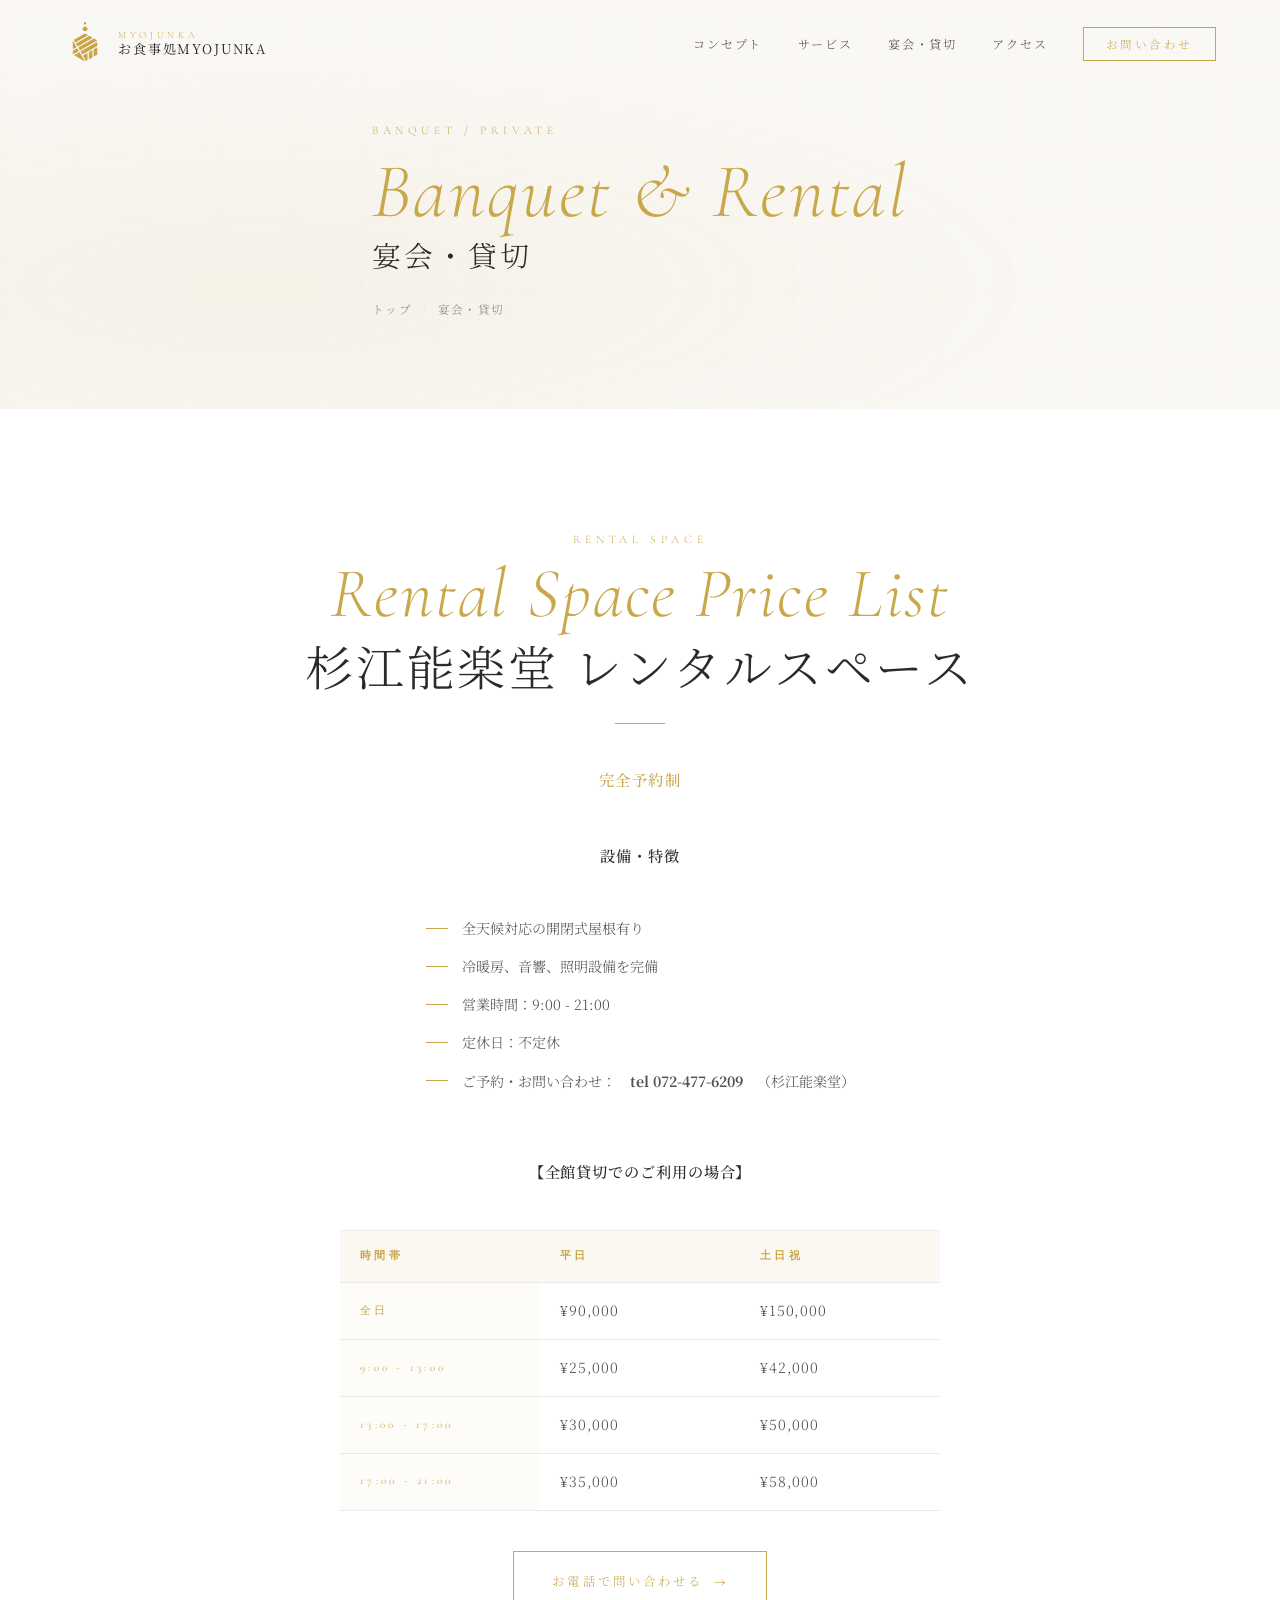
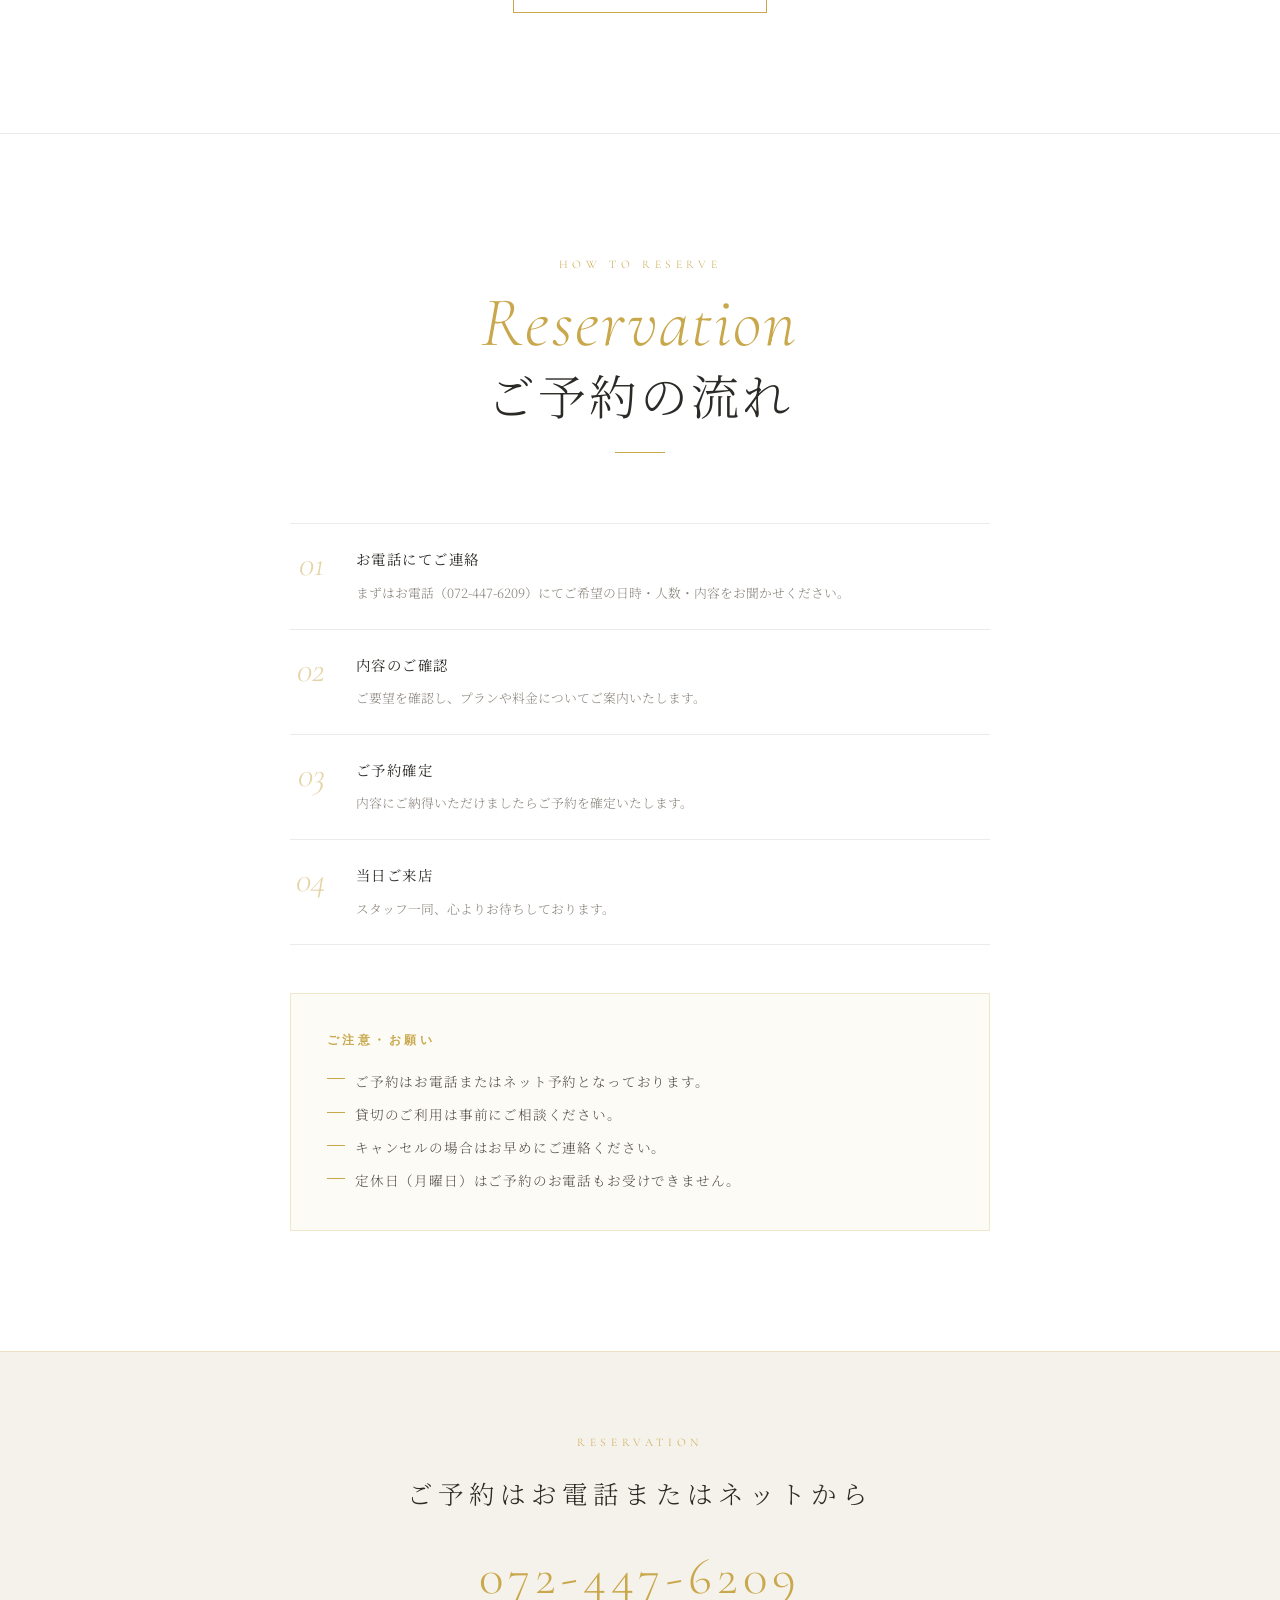
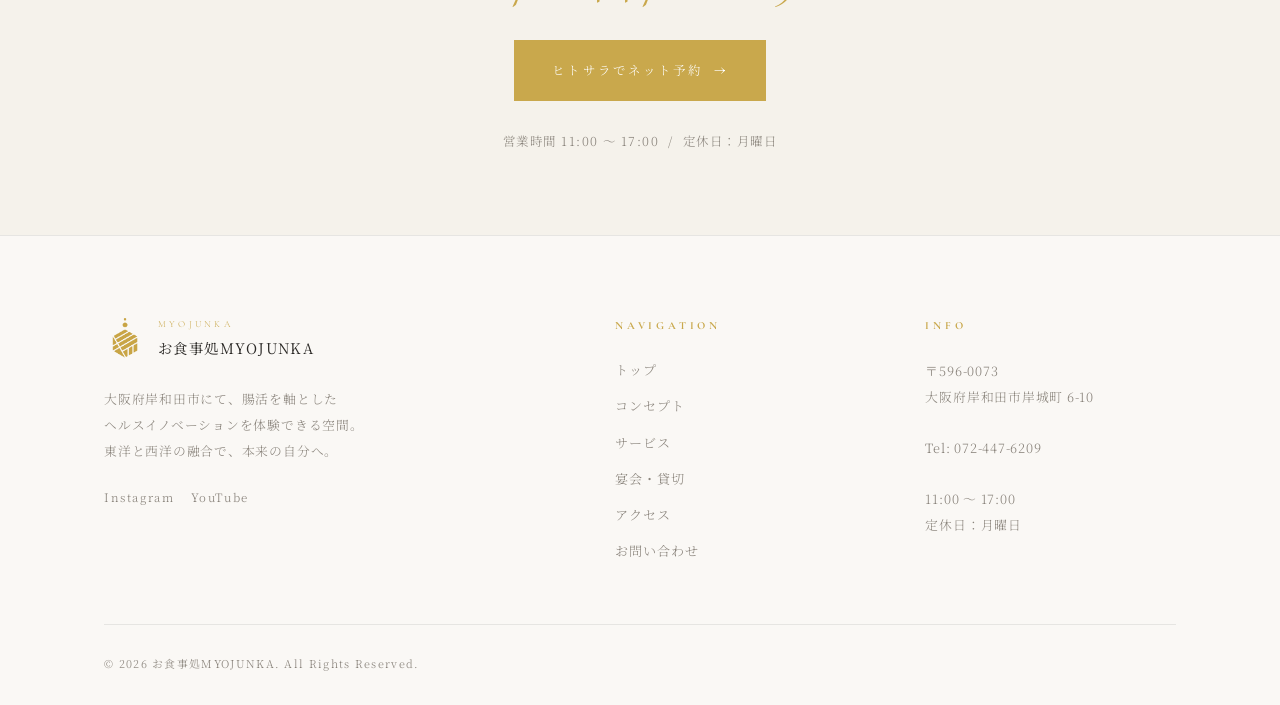
<file: banquet.html>
<!DOCTYPE html>
<html lang="ja">
<head>
  <meta charset="UTF-8">
  <meta name="viewport" content="width=device-width, initial-scale=1.0">
  <title>宴会・貸切 | お食事処MYOJUNKA</title>
  <meta name="description" content="お食事処MYOJUNKAの宴会・貸切のご案内。少人数から団体様まで対応可能。各種お祝い・記念日・ランチ・カフェタイムの貸切も承ります。お電話にてご予約ください。">
  <link rel="icon" type="image/png" href="img/ロゴ.png">
  <link rel="apple-touch-icon" href="img/ロゴ.png">
  <link rel="preconnect" href="https://fonts.googleapis.com">
  <link rel="preconnect" href="https://fonts.gstatic.com" crossorigin>
  <link href="https://fonts.googleapis.com/css2?family=Cormorant+Garamond:ital,wght@0,300;0,400;0,500;0,600;1,300;1,400;1,500&family=Noto+Serif+JP:wght@200;300;400;500&display=swap" rel="stylesheet">
  <link rel="stylesheet" href="style.css">
  <style>
    /* Page-specific: banquet table */
    .banquet-table {
      width: 100%;
      border-collapse: collapse;
      margin-top: 2rem;
      font-size: 0.88rem;
    }

    .banquet-table th,
    .banquet-table td {
      padding: 16px 20px;
      text-align: left;
      border-bottom: 1px solid var(--border-subtle);
      line-height: 1.7;
      letter-spacing: 0.06em;
    }

    .banquet-table th {
      font-family: 'Cormorant Garamond', serif;
      font-size: 0.68rem;
      letter-spacing: 0.3em;
      text-transform: uppercase;
      color: var(--gold);
      background: rgba(201,168,76,0.04);
      white-space: nowrap;
      width: 140px;
      font-weight: 400;
    }

    .banquet-table tr:first-child th,
    .banquet-table tr:first-child td {
      border-top: 1px solid var(--border-subtle);
    }

    .banquet-table td {
      color: var(--cream-dim);
    }

    /* Notice box */
    .notice-box {
      border: 1px solid var(--border-gold);
      padding: clamp(22px, 3vw, 36px);
      background: var(--gold-faint);
      margin-top: 2rem;
    }

    .notice-box h4 {
      font-family: 'Cormorant Garamond', serif;
      font-size: 0.72rem;
      letter-spacing: 0.3em;
      text-transform: uppercase;
      color: var(--gold);
      margin-bottom: 1rem;
    }

    .notice-box p,
    .notice-box li {
      font-size: 0.85rem;
      color: var(--cream-dim);
      line-height: 2;
      letter-spacing: 0.06em;
    }

    .notice-box ul {
      display: flex;
      flex-direction: column;
      gap: 6px;
    }

    .notice-box ul li {
      display: flex;
      align-items: flex-start;
      gap: 10px;
    }

    .notice-box ul li::before {
      content: '';
      width: 18px;
      height: 1px;
      background: var(--gold);
      flex-shrink: 0;
      margin-top: 0.8em;
    }

    /* Flow steps */
    .flow-steps {
      display: flex;
      flex-direction: column;
      gap: 0;
      margin-top: 2rem;
      position: relative;
    }

    .flow-step {
      display: flex;
      gap: 24px;
      align-items: flex-start;
      padding: 22px 0;
      border-bottom: 1px solid var(--border-subtle);
    }

    .flow-step:first-child { border-top: 1px solid var(--border-subtle); }

    .flow-number {
      font-family: 'Cormorant Garamond', serif;
      font-size: 2.2rem;
      font-weight: 300;
      font-style: italic;
      color: var(--gold-dim);
      line-height: 1;
      flex-shrink: 0;
      width: 42px;
      text-align: center;
    }

    .flow-text strong {
      display: block;
      font-size: 0.9rem;
      font-weight: 400;
      letter-spacing: 0.1em;
      color: var(--cream);
      margin-bottom: 4px;
    }

    .flow-text span {
      font-size: 0.8rem;
      color: var(--text-muted);
      line-height: 1.8;
    }

    @media (max-width: 768px) {
      .banquet-table th { width: 100px; padding: 14px 12px; }
      .banquet-table td { padding: 14px 12px; }
    }
  </style>
</head>
<body>

  <!-- ==================== HEADER ==================== -->
  <header id="site-header">
    <a href="index.html" class="site-logo" aria-label="お食事処MYOJUNKAトップへ">
      <img src="img/ロゴ.png" alt="お食事処MYOJUNKA ロゴ" width="42" height="42">
      <div class="site-logo-text">
        <span class="en">MYOJUNKA</span>
        <span class="ja">お食事処MYOJUNKA</span>
      </div>
    </a>

    <nav aria-label="グローバルナビゲーション">
      <ul class="nav-desktop">
        <li><a href="index.html#concept">コンセプト</a></li>
        <li><a href="services.html">サービス</a></li>
        <li><a href="banquet.html">宴会・貸切</a></li>
        <li><a href="index.html#access">アクセス</a></li>
        <li><a href="contact.html" class="nav-cta">お問い合わせ</a></li>
      </ul>
    </nav>

    <button class="hamburger-btn" id="hamburgerBtn" aria-label="メニューを開く" aria-expanded="false" aria-controls="navDrawer">
      <span></span>
      <span></span>
      <span></span>
    </button>
  </header>

  <div class="nav-overlay" id="navOverlay" aria-hidden="true"></div>

  <nav class="nav-drawer" id="navDrawer" aria-label="モバイルナビゲーション" aria-hidden="true">
    <button class="drawer-close-btn" id="drawerCloseBtn" aria-label="メニューを閉じる">&times;</button>
    <div class="nav-drawer-logo">
      <img src="img/ロゴ.png" alt="お食事処MYOJUNKA ロゴ" width="36" height="36">
      <span>MYOJUNKA</span>
    </div>
    <ul>
      <li><a href="index.html">トップ <span class="nav-arrow">→</span></a></li>
      <li><a href="index.html#concept">コンセプト <span class="nav-arrow">→</span></a></li>
      <li><a href="services.html">サービス <span class="nav-arrow">→</span></a></li>
      <li><a href="banquet.html">宴会・貸切 <span class="nav-arrow">→</span></a></li>
      <li><a href="index.html#access">アクセス <span class="nav-arrow">→</span></a></li>
      <li><a href="contact.html">お問い合わせ <span class="nav-arrow">→</span></a></li>
    </ul>
    <div class="nav-drawer-footer">
      Tel: 072-447-6209<br>
      11:00 〜 17:00&nbsp;/&nbsp;定休日：月曜日<br>
      大阪府岸和田市岸城町 6-10
    </div>
  </nav>

  <!-- ==================== PAGE HEADER ==================== -->
  <div class="page-header">
    <div class="container page-header-inner">
      <span class="label-en">banquet / private</span>
      <h1 class="heading-deco" style="font-size:clamp(2.5rem,6vw,5rem);">Banquet &amp; Rental</h1>
      <p class="heading-xl" style="font-size:clamp(1.1rem,2.5vw,1.8rem);font-weight:300;letter-spacing:0.1em;margin-top:0.3rem;">宴会・貸切</p>
      <nav class="page-breadcrumb" aria-label="パンくずリスト">
        <a href="index.html">トップ</a>
        <span class="sep" aria-hidden="true">/</span>
        <span>宴会・貸切</span>
      </nav>
    </div>
  </div>

  <!-- ==================== 貸切（レンタルスペース） SECTION ==================== -->
  <section id="rental-info" class="banquet-subsection" style="background:var(--bg-primary); padding-top:var(--section-v);">
    <div class="container">
      <div class="banquet-inner-full reveal">
        <span class="label-en">rental space</span>
        <h2 class="heading-xl" style="margin-top:0.5rem;">
          <span class="heading-deco">Rental Space Price List</span>
          杉江能楽堂 レンタルスペース
        </h2>
        <div class="gold-rule gold-rule--center"></div>
        
        <p class="lead" style="font-weight: 500; color: var(--gold); margin-bottom: 1.5rem; letter-spacing: 0.1em;">完全予約制</p>
        
        <h3 style="font-size:0.95rem; font-weight:500; color:var(--cream); margin-top: 1.5rem; margin-bottom:0.8rem; letter-spacing:0.06em;">設備・特徴</h3>
        <ul class="banquet-features" style="margin-bottom:2rem; text-align: left;">
          <li>全天候対応の開閉式屋根有り</li>
          <li>冷暖房、音響、照明設備を完備</li>
          <li>営業時間：9:00 - 21:00</li>
          <li>定休日：不定休</li>
          <li>ご予約・お問い合わせ：<strong>tel 072-477-6209</strong>（杉江能楽堂）</li>
        </ul>

        <h3 style="font-size:0.95rem; font-weight:500; color:var(--cream); margin-top: 2rem; margin-bottom:0.8rem; letter-spacing:0.06em;">【全館貸切でのご利用の場合】</h3>
        <table class="banquet-table" style="max-width: 600px; margin-left: auto; margin-right: auto;">
          <thead>
            <tr>
              <th scope="col" style="background: rgba(201,168,76,0.08); font-weight: 600;">時間帯</th>
              <th scope="col" style="background: rgba(201,168,76,0.08); font-weight: 600;">平日</th>
              <th scope="col" style="background: rgba(201,168,76,0.08); font-weight: 600;">土日祝</th>
            </tr>
          </thead>
          <tbody>
            <tr>
              <th scope="row">全日</th>
              <td>&yen;90,000</td>
              <td>&yen;150,000</td>
            </tr>
            <tr>
              <th scope="row">9:00 - 13:00</th>
              <td>&yen;25,000</td>
              <td>&yen;42,000</td>
            </tr>
            <tr>
              <th scope="row">13:00 - 17:00</th>
              <td>&yen;30,000</td>
              <td>&yen;50,000</td>
            </tr>
            <tr>
              <th scope="row">17:00 - 21:00</th>
              <td>&yen;35,000</td>
              <td>&yen;58,000</td>
            </tr>
          </tbody>
        </table>

        <div style="margin-top:2.5rem;">
          <a href="tel:0724776209" class="btn btn-outline">お電話で問い合わせる</a>
        </div>
      </div>
    </div>
  </section>

  <!-- ==================== ご予約の流れ ==================== -->
  <section class="section" style="background:var(--bg-primary);">
    <div class="container">
      <div style="max-width:700px;margin:0 auto;">
        <div class="section-header reveal">
          <span class="label-en">how to reserve</span>
          <h2 class="heading-xl">
            <span class="heading-deco">Reservation</span>
            ご予約の流れ
          </h2>
          <div class="gold-rule gold-rule--center"></div>
        </div>

        <div class="flow-steps reveal">
          <div class="flow-step">
            <div class="flow-number">01</div>
            <div class="flow-text">
              <strong>お電話にてご連絡</strong>
              <span>まずはお電話（072-447-6209）にてご希望の日時・人数・内容をお聞かせください。</span>
            </div>
          </div>
          <div class="flow-step">
            <div class="flow-number">02</div>
            <div class="flow-text">
              <strong>内容のご確認</strong>
              <span>ご要望を確認し、プランや料金についてご案内いたします。</span>
            </div>
          </div>
          <div class="flow-step">
            <div class="flow-number">03</div>
            <div class="flow-text">
              <strong>ご予約確定</strong>
              <span>内容にご納得いただけましたらご予約を確定いたします。</span>
            </div>
          </div>
          <div class="flow-step">
            <div class="flow-number">04</div>
            <div class="flow-text">
              <strong>当日ご来店</strong>
              <span>スタッフ一同、心よりお待ちしております。</span>
            </div>
          </div>
        </div>

        <div class="notice-box reveal" style="margin-top:3rem;">
          <h4>ご注意・お願い</h4>
          <ul>
            <li>ご予約はお電話またはネット予約となっております。</li>
            <li>貸切のご利用は事前にご相談ください。</li>
            <li>キャンセルの場合はお早めにご連絡ください。</li>
            <li>定休日（月曜日）はご予約のお電話もお受けできません。</li>
          </ul>
        </div>
      </div>
    </div>
  </section>

  <!-- ==================== FOOTER CTA ==================== -->
  <div class="footer-cta">
    <div class="container reveal">
      <span class="label-en" style="text-align:center;display:block;margin-bottom:1rem;">reservation</span>
      <p class="lead-title">ご予約はお電話またはネットから</p>
      <a href="tel:0724476209" class="tel-link">072-447-6209</a>
      <div style="margin-top: 1rem; margin-bottom: 1.5rem;">
        <a href="https://hitosara.com/0031629262/?utm_source=ig&utm_medium=social&utm_content=link_in_bio&fbclid=PAZXh0bgNhZW0CMTEAc3J0YwZhcHBfaWQPOTM2NjE5NzQzMzkyNDU5AAGn3ehzI1AIkfV5PJOPYxTVRcqBKG_HThXHNzcjicheBR3Fk7jM-n-LY0SeP7I_aem_mkJxCaW5V9kw1pubBZOQvw" target="_blank" rel="noopener noreferrer" class="btn btn-solid">ヒトサラでネット予約</a>
      </div>
      <small>営業時間 11:00 〜 17:00&nbsp;&nbsp;/&nbsp;&nbsp;定休日：月曜日</small>
    </div>
  </div>

  <!-- ==================== FOOTER ==================== -->
  <footer id="site-footer">
    <div class="container">
      <div class="footer-grid">
        <div class="footer-brand">
          <div class="footer-brand-logo">
            <img src="img/ロゴ.png" alt="お食事処MYOJUNKA ロゴ" width="42" height="42">
            <div class="footer-brand-logo-text">
              <span class="en">MYOJUNKA</span>
              <span class="ja">お食事処MYOJUNKA</span>
            </div>
          </div>
          <p class="footer-brand-desc">
            大阪府岸和田市にて、腸活を軸とした<br>
            ヘルスイノベーションを体験できる空間。<br>
            東洋と西洋の融合で、本来の自分へ。
          </p>
          <div class="footer-sns">
            <a href="https://www.instagram.com/ko_fuan/" target="_blank" rel="noopener noreferrer">Instagram</a>
            <a href="https://www.youtube.com/@Astudio-xk2zk" target="_blank" rel="noopener noreferrer">YouTube</a>
          </div>
        </div>

        <div class="footer-col">
          <h4>Navigation</h4>
          <nav class="footer-nav-links" aria-label="フッターナビゲーション">
            <a href="index.html">トップ</a>
            <a href="index.html#concept">コンセプト</a>
            <a href="services.html">サービス</a>
            <a href="banquet.html">宴会・貸切</a>
            <a href="index.html#access">アクセス</a>
            <a href="contact.html">お問い合わせ</a>
          </nav>
        </div>

        <div class="footer-col">
          <h4>Info</h4>
          <p class="footer-info-text">
            〒596-0073<br>
            大阪府岸和田市岸城町 6-10<br><br>
            Tel: <a href="tel:0724476209">072-447-6209</a><br><br>
            11:00 〜 17:00<br>
            定休日：月曜日
          </p>
        </div>
      </div>

      <div class="footer-bottom">
        <small>&copy; 2026 お食事処MYOJUNKA. All Rights Reserved.</small>
      </div>
    </div>
  </footer>

  <!-- ==================== MOBILE FIXED ACTION BAR ==================== -->
  <div class="mobile-action-bar" aria-label="クイックアクセス">
    <a href="tel:0724476209" class="action-item action-tel">
      <svg width="16" height="16" viewBox="0 0 24 24" fill="none" stroke="currentColor" stroke-width="2" stroke-linecap="round" stroke-linejoin="round" aria-hidden="true"><path d="M22 16.92v3a2 2 0 0 1-2.18 2 19.79 19.79 0 0 1-8.63-3.07 19.5 19.5 0 0 1-6-6 19.79 19.79 0 0 1-3.07-8.67A2 2 0 0 1 4.11 2h3a2 2 0 0 1 2 1.72 12.84 12.84 0 0 0 .7 2.81 2 2 0 0 1-.45 2.11L8.09 9.91a16 16 0 0 0 6 6l1.27-1.27a2 2 0 0 1 2.11-.45 12.84 12.84 0 0 0 2.81.7A2 2 0 0 1 22 16.92z"/></svg>
      <span>電話予約</span>
    </a>
    <a href="https://hitosara.com/0031629262/?utm_source=ig&utm_medium=social&utm_content=link_in_bio&fbclid=PAZXh0bgNhZW0CMTEAc3J0YwZhcHBfaWQPOTM2NjE5NzQzMzkyNDU5AAGn3ehzI1AIkfV5PJOPYxTVRcqBKG_HThXHNzcjicheBR3Fk7jM-n-LY0SeP7I_aem_mkJxCaW5V9kw1pubBZOQvw" target="_blank" rel="noopener noreferrer" class="action-item">
      <svg width="16" height="16" viewBox="0 0 24 24" fill="none" stroke="currentColor" stroke-width="2" stroke-linecap="round" stroke-linejoin="round" aria-hidden="true"><rect x="3" y="4" width="18" height="18" rx="2" ry="2"/><line x1="16" y1="2" x2="16" y2="6"/><line x1="8" y1="2" x2="8" y2="6"/><line x1="3" y1="10" x2="21" y2="10"/></svg>
      <span>ネット予約</span>
    </a>
    <a href="https://www.instagram.com/ko_fuan/" target="_blank" rel="noopener noreferrer" class="action-item">
      <svg width="16" height="16" viewBox="0 0 24 24" fill="none" stroke="currentColor" stroke-width="2" stroke-linecap="round" stroke-linejoin="round" aria-hidden="true"><rect x="2" y="2" width="20" height="20" rx="5" ry="5"/><circle cx="12" cy="12" r="4"/><line x1="17.5" y1="6.5" x2="17.51" y2="6.5"/></svg>
      <span>Instagram</span>
    </a>
  </div>

  <!-- ==================== SCRIPTS ==================== -->
  <script>
    const header = document.getElementById('site-header');
    window.addEventListener('scroll', () => {
      header.classList.toggle('scrolled', window.scrollY > 60);
    }, { passive: true });

    const hamburgerBtn = document.getElementById('hamburgerBtn');
    const navDrawer    = document.getElementById('navDrawer');
    const navOverlay   = document.getElementById('navOverlay');

    function openMenu() {
      hamburgerBtn.classList.add('is-active');
      navDrawer.classList.add('is-open');
      navOverlay.classList.add('is-open');
      hamburgerBtn.setAttribute('aria-expanded', 'true');
      navDrawer.setAttribute('aria-hidden', 'false');
      document.body.style.overflow = 'hidden';
    }

    function closeMenu() {
      hamburgerBtn.classList.remove('is-active');
      navDrawer.classList.remove('is-open');
      navOverlay.classList.remove('is-open');
      hamburgerBtn.setAttribute('aria-expanded', 'false');
      navDrawer.setAttribute('aria-hidden', 'true');
      document.body.style.overflow = '';
    }

    hamburgerBtn.addEventListener('click', () => {
      navDrawer.classList.contains('is-open') ? closeMenu() : openMenu();
    });

    navOverlay.addEventListener('click', closeMenu);

    const drawerCloseBtn = document.getElementById('drawerCloseBtn');
    if (drawerCloseBtn) {
      drawerCloseBtn.addEventListener('click', closeMenu);
    }

    navDrawer.querySelectorAll('a').forEach(link => link.addEventListener('click', closeMenu));
    document.addEventListener('keydown', e => {
      if (e.key === 'Escape' && navDrawer.classList.contains('is-open')) closeMenu();
    });

    const observer = new IntersectionObserver((entries) => {
      entries.forEach(entry => {
        if (entry.isIntersecting) {
          entry.target.classList.add('is-visible');
          observer.unobserve(entry.target);
        }
      });
    }, { threshold: 0.12, rootMargin: '0px 0px -40px 0px' });

    document.querySelectorAll('.reveal, .reveal-fade, .reveal-stagger').forEach(el => observer.observe(el));
  </script>
</body>
</html>
</file>
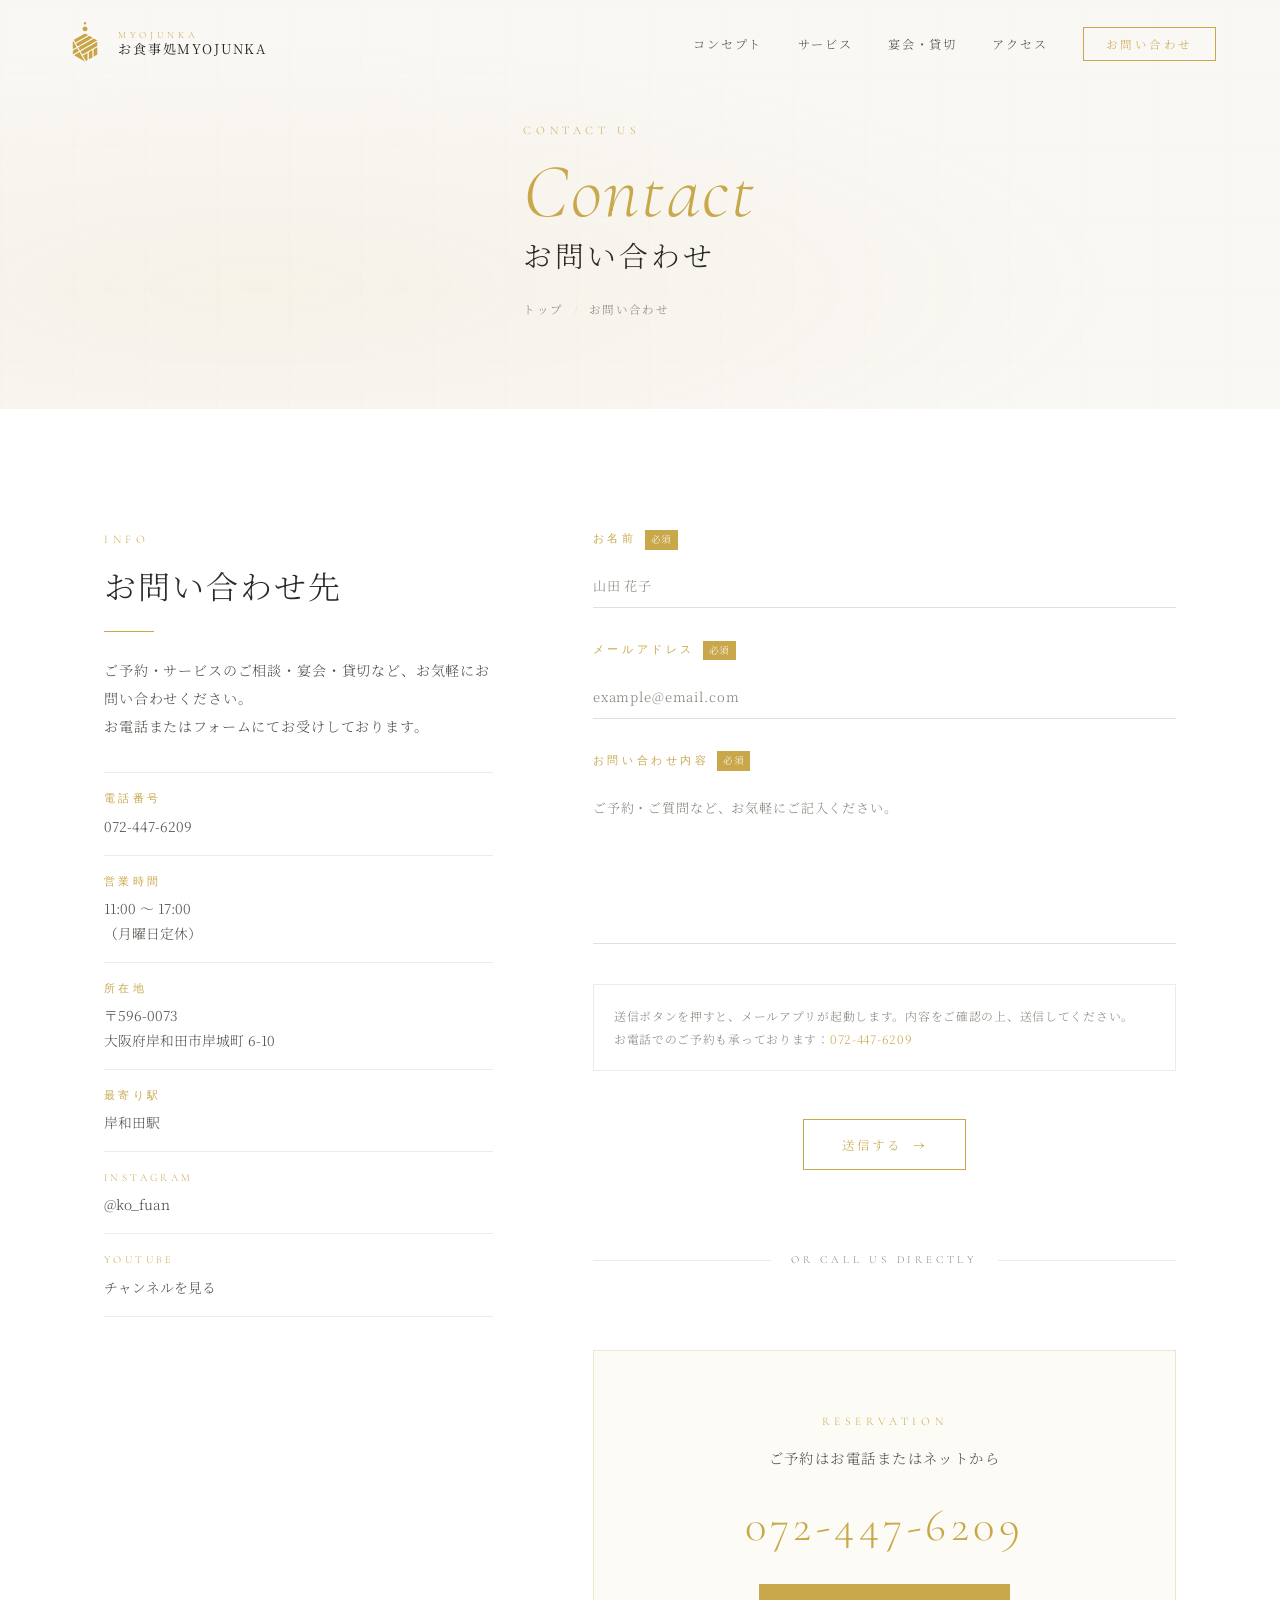
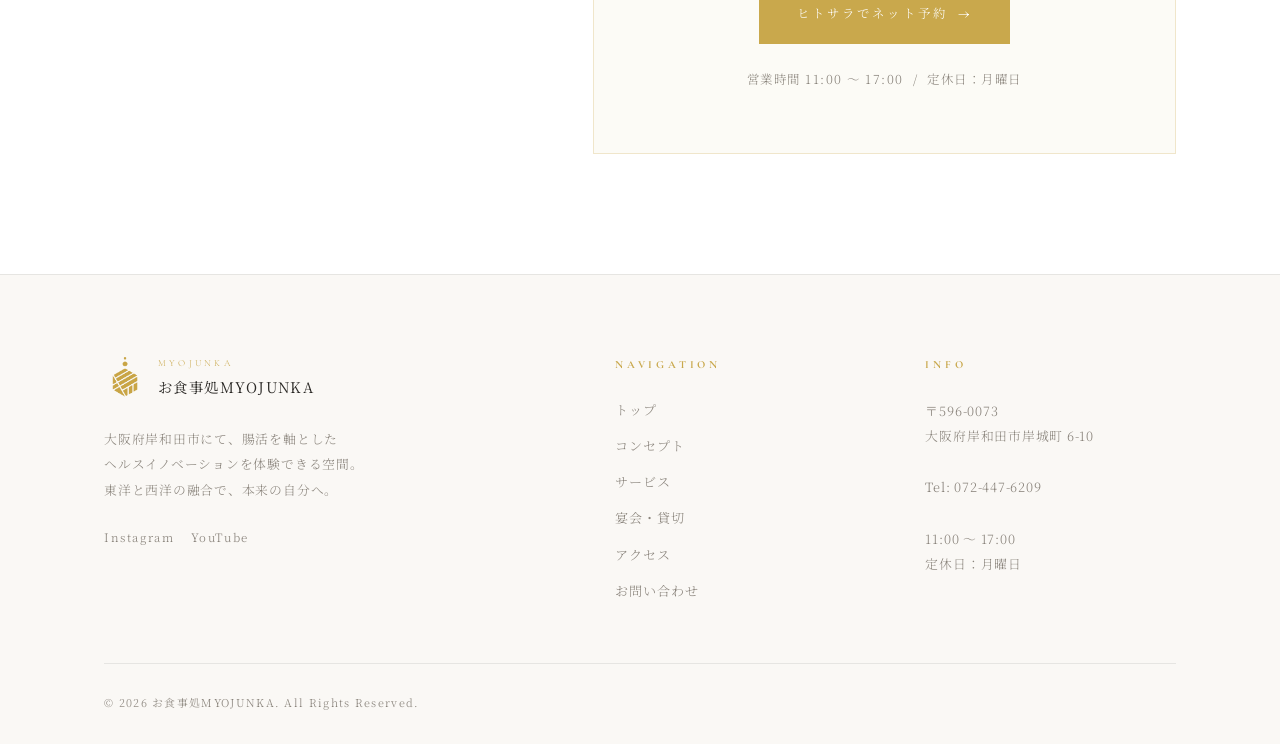
<file: contact.html>
<!DOCTYPE html>
<html lang="ja">
<head>
  <meta charset="UTF-8">
  <meta name="viewport" content="width=device-width, initial-scale=1.0">
  <title>お問い合わせ | お食事処MYOJUNKA</title>
  <meta name="description" content="お食事処MYOJUNKAへのお問い合わせはこちらから。ご予約・サービス詳細・宴会・貸切などのご相談を承ります。">
  <link rel="icon" type="image/png" href="img/ロゴ.png">
  <link rel="apple-touch-icon" href="img/ロゴ.png">
  <link rel="preconnect" href="https://fonts.googleapis.com">
  <link rel="preconnect" href="https://fonts.gstatic.com" crossorigin>
  <link href="https://fonts.googleapis.com/css2?family=Cormorant+Garamond:ital,wght@0,300;0,400;0,500;0,600;1,300;1,400;1,500&family=Noto+Serif+JP:wght@200;300;400;500&display=swap" rel="stylesheet">
  <link rel="stylesheet" href="style.css">
  <style>
    /* Contact page specific styles */

    .contact-section {
      padding: var(--section-v) 0;
      background: var(--bg-primary);
    }

    /* Two column layout for contact */
    .contact-layout {
      display: grid;
      grid-template-columns: 1fr 1.5fr;
      gap: clamp(50px, 8vw, 100px);
      align-items: start;
    }

    /* Left: info panel */
    .contact-info {
      position: sticky;
      top: 100px;
    }

    .contact-info .label-en { margin-bottom: 0.8rem; }

    .contact-info p {
      font-size: 0.88rem;
      color: var(--cream-dim);
      line-height: 2;
      margin-top: 1.2rem;
      letter-spacing: 0.06em;
    }

    .contact-info-items {
      margin-top: 2rem;
      display: flex;
      flex-direction: column;
    }

    .contact-info-item {
      padding: 16px 0;
      border-bottom: 1px solid var(--border-subtle);
    }

    .contact-info-item:first-child {
      border-top: 1px solid var(--border-subtle);
    }

    .contact-info-item dt {
      font-family: 'Cormorant Garamond', serif;
      font-size: 0.66rem;
      letter-spacing: 0.32em;
      text-transform: uppercase;
      color: var(--gold);
      margin-bottom: 5px;
    }

    .contact-info-item dd {
      font-size: 0.86rem;
      color: var(--cream-dim);
      line-height: 1.8;
    }

    .contact-info-item dd a:hover { color: var(--gold); }

    /* Success / Error states */
    .form-status {
      display: none;
      padding: 20px 24px;
      margin-bottom: 28px;
      font-size: 0.85rem;
      line-height: 1.8;
      letter-spacing: 0.06em;
    }

    .form-status.success {
      display: block;
      border: 1px solid rgba(201,168,76,0.4);
      color: var(--cream-dim);
      background: var(--gold-faint);
    }

    .form-status.error {
      display: block;
      border: 1px solid rgba(180,60,60,0.3);
      color: #c88;
      background: rgba(180,60,60,0.05);
    }

    /* Right: form */
    .contact-form-wrap {
      /* inherits from style.css */
      max-width: none;
      margin: 0;
    }

    /* Divider between contact methods */
    .contact-divider {
      display: flex;
      align-items: center;
      gap: 20px;
      margin: clamp(50px, 7vw, 80px) 0;
    }

    .contact-divider::before,
    .contact-divider::after {
      content: '';
      flex: 1;
      height: 1px;
      background: var(--border-subtle);
    }

    .contact-divider span {
      font-family: 'Cormorant Garamond', serif;
      font-size: 0.68rem;
      letter-spacing: 0.35em;
      text-transform: uppercase;
      color: var(--text-muted);
      white-space: nowrap;
    }

    /* Phone CTA block */
    .phone-cta {
      text-align: center;
      padding: clamp(36px, 5vw, 60px);
      border: 1px solid var(--border-gold);
      background: var(--gold-faint);
    }

    .phone-cta .label-en { display: block; margin-bottom: 0.8rem; }

    .phone-cta .phone-number {
      font-family: 'Cormorant Garamond', serif;
      font-size: clamp(1.8rem, 4vw, 2.8rem);
      font-weight: 300;
      color: var(--gold);
      letter-spacing: 0.1em;
      display: block;
      margin: 0.6rem 0;
      transition: color var(--dur) var(--ease);
    }

    .phone-cta .phone-number:hover { color: var(--gold-light); }

    .phone-cta small {
      font-size: 0.78rem;
      color: var(--text-muted);
      letter-spacing: 0.12em;
    }

    @media (max-width: 900px) {
      .contact-layout {
        grid-template-columns: 1fr;
      }

      .contact-info {
        position: static;
      }
    }
  </style>
</head>
<body>

  <!-- ==================== HEADER ==================== -->
  <header id="site-header">
    <a href="index.html" class="site-logo" aria-label="お食事処MYOJUNKAトップへ">
      <img src="img/ロゴ.png" alt="お食事処MYOJUNKA ロゴ" width="42" height="42">
      <div class="site-logo-text">
        <span class="en">MYOJUNKA</span>
        <span class="ja">お食事処MYOJUNKA</span>
      </div>
    </a>

    <nav aria-label="グローバルナビゲーション">
      <ul class="nav-desktop">
        <li><a href="index.html#concept">コンセプト</a></li>
        <li><a href="services.html">サービス</a></li>
        <li><a href="banquet.html">宴会・貸切</a></li>
        <li><a href="index.html#access">アクセス</a></li>
        <li><a href="contact.html" class="nav-cta">お問い合わせ</a></li>
      </ul>
    </nav>

    <button class="hamburger-btn" id="hamburgerBtn" aria-label="メニューを開く" aria-expanded="false" aria-controls="navDrawer">
      <span></span>
      <span></span>
      <span></span>
    </button>
  </header>

  <div class="nav-overlay" id="navOverlay" aria-hidden="true"></div>

  <nav class="nav-drawer" id="navDrawer" aria-label="モバイルナビゲーション" aria-hidden="true">
    <button class="drawer-close-btn" id="drawerCloseBtn" aria-label="メニューを閉じる">&times;</button>
    <div class="nav-drawer-logo">
      <img src="img/ロゴ.png" alt="お食事処MYOJUNKA ロゴ" width="36" height="36">
      <span>MYOJUNKA</span>
    </div>
    <ul>
      <li><a href="index.html">トップ <span class="nav-arrow">→</span></a></li>
      <li><a href="index.html#concept">コンセプト <span class="nav-arrow">→</span></a></li>
      <li><a href="services.html">サービス <span class="nav-arrow">→</span></a></li>
      <li><a href="banquet.html">宴会・貸切 <span class="nav-arrow">→</span></a></li>
      <li><a href="index.html#access">アクセス <span class="nav-arrow">→</span></a></li>
      <li><a href="contact.html">お問い合わせ <span class="nav-arrow">→</span></a></li>
    </ul>
    <div class="nav-drawer-footer">
      Tel: 072-447-6209<br>
      11:00 〜 17:00&nbsp;/&nbsp;定休日：月曜日<br>
      大阪府岸和田市岸城町 6-10
    </div>
  </nav>

  <!-- ==================== PAGE HEADER ==================== -->
  <div class="page-header">
    <div class="container page-header-inner">
      <span class="label-en">contact us</span>
      <h1 class="heading-deco" style="font-size:clamp(2.5rem,6vw,5rem);">Contact</h1>
      <p class="heading-xl" style="font-size:clamp(1.1rem,2.5vw,1.8rem);font-weight:300;letter-spacing:0.1em;margin-top:0.3rem;">お問い合わせ</p>
      <nav class="page-breadcrumb" aria-label="パンくずリスト">
        <a href="index.html">トップ</a>
        <span class="sep" aria-hidden="true">/</span>
        <span>お問い合わせ</span>
      </nav>
    </div>
  </div>

  <!-- ==================== CONTACT SECTION ==================== -->
  <section class="contact-section">
    <div class="container">
      <div class="contact-layout">

        <!-- Left: Store Info -->
        <div class="contact-info reveal">
          <span class="label-en">info</span>
          <h2 class="heading-xl" style="margin-top:0.4rem;font-size:clamp(1.4rem,2.5vw,2rem);">
            お問い合わせ先
          </h2>
          <div class="gold-rule"></div>

          <p>ご予約・サービスのご相談・宴会・貸切など、お気軽にお問い合わせください。<br>お電話またはフォームにてお受けしております。</p>

          <dl class="contact-info-items">
            <div class="contact-info-item">
              <dt>電話番号</dt>
              <dd><a href="tel:0724476209">072-447-6209</a></dd>
            </div>
            <div class="contact-info-item">
              <dt>営業時間</dt>
              <dd>11:00 〜 17:00<br>（月曜日定休）</dd>
            </div>
            <div class="contact-info-item">
              <dt>所在地</dt>
              <dd>〒596-0073<br>大阪府岸和田市岸城町 6-10</dd>
            </div>
            <div class="contact-info-item">
              <dt>最寄り駅</dt>
              <dd>岸和田駅</dd>
            </div>
            <div class="contact-info-item">
              <dt>Instagram</dt>
              <dd><a href="https://www.instagram.com/ko_fuan/" target="_blank" rel="noopener noreferrer">@ko_fuan</a></dd>
            </div>
            <div class="contact-info-item">
              <dt>YouTube</dt>
              <dd><a href="https://www.youtube.com/@Astudio-xk2zk" target="_blank" rel="noopener noreferrer">チャンネルを見る</a></dd>
            </div>
          </dl>
        </div>

        <!-- Right: Contact Form -->
        <div class="contact-form-wrap reveal" style="transition-delay:0.15s;">

          <div class="form-status" id="formStatus" role="alert" aria-live="polite"></div>

          <form id="contactForm" novalidate>
            <div class="form-group">
              <label for="contact-name">
                お名前
                <span class="form-required" aria-label="必須">必須</span>
              </label>
              <input
                type="text"
                id="contact-name"
                name="name"
                placeholder="山田 花子"
                required
                autocomplete="name"
              >
            </div>

            <div class="form-group">
              <label for="contact-email">
                メールアドレス
                <span class="form-required" aria-label="必須">必須</span>
              </label>
              <input
                type="email"
                id="contact-email"
                name="email"
                placeholder="example@email.com"
                required
                autocomplete="email"
              >
            </div>

            <div class="form-group">
              <label for="contact-message">
                お問い合わせ内容
                <span class="form-required" aria-label="必須">必須</span>
              </label>
              <textarea
                id="contact-message"
                name="message"
                placeholder="ご予約・ご質問など、お気軽にご記入ください。"
                required
              ></textarea>
            </div>

            <div class="form-note">
              送信ボタンを押すと、メールアプリが起動します。内容をご確認の上、送信してください。<br>
              お電話でのご予約も承っております：<a href="tel:0724476209" style="color:var(--gold);">072-447-6209</a>
            </div>

            <div class="form-submit">
              <button type="submit" id="submitBtn" class="btn btn-outline">
                送信する
              </button>
            </div>
          </form>

          <!-- Phone CTA divider -->
          <div class="contact-divider">
            <span>or call us directly</span>
          </div>

          <!-- Phone CTA -->
          <div class="phone-cta">
            <span class="label-en">reservation</span>
            <p style="font-size:0.9rem;color:var(--cream-dim);letter-spacing:0.1em;margin-bottom:0.8rem;">ご予約はお電話またはネットから</p>
            <a href="tel:0724476209" class="phone-number">072-447-6209</a>
            <div style="margin-top: 1rem; margin-bottom: 1.2rem;">
              <a href="https://hitosara.com/0031629262/?utm_source=ig&utm_medium=social&utm_content=link_in_bio&fbclid=PAZXh0bgNhZW0CMTEAc3J0YwZhcHBfaWQPOTM2NjE5NzQzMzkyNDU5AAGn3ehzI1AIkfV5PJOPYxTVRcqBKG_HThXHNzcjicheBR3Fk7jM-n-LY0SeP7I_aem_mkJxCaW5V9kw1pubBZOQvw" target="_blank" rel="noopener noreferrer" class="btn btn-solid">ヒトサラでネット予約</a>
            </div>
            <small>営業時間 11:00 〜 17:00&nbsp;&nbsp;/&nbsp;&nbsp;定休日：月曜日</small>
          </div>

        </div>

      </div>
    </div>
  </section>

  <!-- ==================== FOOTER ==================== -->
  <footer id="site-footer" style="margin-top:0;">
    <div class="container">
      <div class="footer-grid">
        <div class="footer-brand">
          <div class="footer-brand-logo">
            <img src="img/ロゴ.png" alt="お食事処MYOJUNKA ロゴ" width="42" height="42">
            <div class="footer-brand-logo-text">
              <span class="en">MYOJUNKA</span>
              <span class="ja">お食事処MYOJUNKA</span>
            </div>
          </div>
          <p class="footer-brand-desc">
            大阪府岸和田市にて、腸活を軸とした<br>
            ヘルスイノベーションを体験できる空間。<br>
            東洋と西洋の融合で、本来の自分へ。
          </p>
          <div class="footer-sns">
            <a href="https://www.instagram.com/ko_fuan/" target="_blank" rel="noopener noreferrer">Instagram</a>
            <a href="https://www.youtube.com/@Astudio-xk2zk" target="_blank" rel="noopener noreferrer">YouTube</a>
          </div>
        </div>

        <div class="footer-col">
          <h4>Navigation</h4>
          <nav class="footer-nav-links" aria-label="フッターナビゲーション">
            <a href="index.html">トップ</a>
            <a href="index.html#concept">コンセプト</a>
            <a href="services.html">サービス</a>
            <a href="banquet.html">宴会・貸切</a>
            <a href="index.html#access">アクセス</a>
            <a href="contact.html">お問い合わせ</a>
          </nav>
        </div>

        <div class="footer-col">
          <h4>Info</h4>
          <p class="footer-info-text">
            〒596-0073<br>
            大阪府岸和田市岸城町 6-10<br><br>
            Tel: <a href="tel:0724476209">072-447-6209</a><br><br>
            11:00 〜 17:00<br>
            定休日：月曜日
          </p>
        </div>
      </div>

      <div class="footer-bottom">
        <small>&copy; 2026 お食事処MYOJUNKA. All Rights Reserved.</small>
      </div>
    </div>
  </footer>

  <!-- ==================== MOBILE FIXED ACTION BAR ==================== -->
  <div class="mobile-action-bar" aria-label="クイックアクセス">
    <a href="tel:0724476209" class="action-item action-tel">
      <svg width="16" height="16" viewBox="0 0 24 24" fill="none" stroke="currentColor" stroke-width="2" stroke-linecap="round" stroke-linejoin="round" aria-hidden="true"><path d="M22 16.92v3a2 2 0 0 1-2.18 2 19.79 19.79 0 0 1-8.63-3.07 19.5 19.5 0 0 1-6-6 19.79 19.79 0 0 1-3.07-8.67A2 2 0 0 1 4.11 2h3a2 2 0 0 1 2 1.72 12.84 12.84 0 0 0 .7 2.81 2 2 0 0 1-.45 2.11L8.09 9.91a16 16 0 0 0 6 6l1.27-1.27a2 2 0 0 1 2.11-.45 12.84 12.84 0 0 0 2.81.7A2 2 0 0 1 22 16.92z"/></svg>
      <span>電話予約</span>
    </a>
    <a href="https://hitosara.com/0031629262/?utm_source=ig&utm_medium=social&utm_content=link_in_bio&fbclid=PAZXh0bgNhZW0CMTEAc3J0YwZhcHBfaWQPOTM2NjE5NzQzMzkyNDU5AAGn3ehzI1AIkfV5PJOPYxTVRcqBKG_HThXHNzcjicheBR3Fk7jM-n-LY0SeP7I_aem_mkJxCaW5V9kw1pubBZOQvw" target="_blank" rel="noopener noreferrer" class="action-item">
      <svg width="16" height="16" viewBox="0 0 24 24" fill="none" stroke="currentColor" stroke-width="2" stroke-linecap="round" stroke-linejoin="round" aria-hidden="true"><rect x="3" y="4" width="18" height="18" rx="2" ry="2"/><line x1="16" y1="2" x2="16" y2="6"/><line x1="8" y1="2" x2="8" y2="6"/><line x1="3" y1="10" x2="21" y2="10"/></svg>
      <span>ネット予約</span>
    </a>
    <a href="https://www.instagram.com/ko_fuan/" target="_blank" rel="noopener noreferrer" class="action-item">
      <svg width="16" height="16" viewBox="0 0 24 24" fill="none" stroke="currentColor" stroke-width="2" stroke-linecap="round" stroke-linejoin="round" aria-hidden="true"><rect x="2" y="2" width="20" height="20" rx="5" ry="5"/><circle cx="12" cy="12" r="4"/><line x1="17.5" y1="6.5" x2="17.51" y2="6.5"/></svg>
      <span>Instagram</span>
    </a>
  </div>

  <!-- ==================== SCRIPTS ==================== -->
  <script>
    // ---- Header ----
    const header = document.getElementById('site-header');
    window.addEventListener('scroll', () => {
      header.classList.toggle('scrolled', window.scrollY > 60);
    }, { passive: true });

    // ---- Hamburger ----
    const hamburgerBtn = document.getElementById('hamburgerBtn');
    const navDrawer    = document.getElementById('navDrawer');
    const navOverlay   = document.getElementById('navOverlay');

    function openMenu() {
      hamburgerBtn.classList.add('is-active');
      navDrawer.classList.add('is-open');
      navOverlay.classList.add('is-open');
      hamburgerBtn.setAttribute('aria-expanded', 'true');
      navDrawer.setAttribute('aria-hidden', 'false');
      document.body.style.overflow = 'hidden';
    }

    function closeMenu() {
      hamburgerBtn.classList.remove('is-active');
      navDrawer.classList.remove('is-open');
      navOverlay.classList.remove('is-open');
      hamburgerBtn.setAttribute('aria-expanded', 'false');
      navDrawer.setAttribute('aria-hidden', 'true');
      document.body.style.overflow = '';
    }

    hamburgerBtn.addEventListener('click', () => {
      navDrawer.classList.contains('is-open') ? closeMenu() : openMenu();
    });

    navOverlay.addEventListener('click', closeMenu);

    const drawerCloseBtn = document.getElementById('drawerCloseBtn');
    if (drawerCloseBtn) {
      drawerCloseBtn.addEventListener('click', closeMenu);
    }

    navDrawer.querySelectorAll('a').forEach(link => link.addEventListener('click', closeMenu));
    document.addEventListener('keydown', e => {
      if (e.key === 'Escape' && navDrawer.classList.contains('is-open')) closeMenu();
    });

    // ---- Scroll reveal ----
    const observer = new IntersectionObserver((entries) => {
      entries.forEach(entry => {
        if (entry.isIntersecting) {
          entry.target.classList.add('is-visible');
          observer.unobserve(entry.target);
        }
      });
    }, { threshold: 0.1, rootMargin: '0px 0px -40px 0px' });

    document.querySelectorAll('.reveal, .reveal-fade').forEach(el => observer.observe(el));

    // ---- Contact Form (mailto) ----
    const form       = document.getElementById('contactForm');
    const statusBox  = document.getElementById('formStatus');
    const submitBtn  = document.getElementById('submitBtn');

    form.addEventListener('submit', (e) => {
      e.preventDefault();

      const name    = document.getElementById('contact-name').value.trim();
      const email   = document.getElementById('contact-email').value.trim();
      const message = document.getElementById('contact-message').value.trim();

      // Validation
      statusBox.className = 'form-status';

      if (!name || !email || !message) {
        statusBox.className = 'form-status error';
        statusBox.textContent = '必須項目をすべてご入力ください。';
        statusBox.scrollIntoView({ behavior: 'smooth', block: 'center' });
        return;
      }

      const emailPattern = /^[^\s@]+@[^\s@]+\.[^\s@]+$/;
      if (!emailPattern.test(email)) {
        statusBox.className = 'form-status error';
        statusBox.textContent = '正しいメールアドレスをご入力ください。';
        statusBox.scrollIntoView({ behavior: 'smooth', block: 'center' });
        return;
      }

      // Compose mailto
      const to      = 'mymymmmmwr2010@icloud.com';
      const subject = encodeURIComponent('お問い合わせ：' + name + ' 様より');
      const body    = encodeURIComponent(
        'お名前：' + name + '\n' +
        'メールアドレス：' + email + '\n\n' +
        '--- お問い合わせ内容 ---\n' +
        message + '\n\n' +
        '-----------------------\n' +
        'お食事処MYOJUNKA お問い合わせフォームより'
      );

      const mailtoUrl = 'mailto:' + to + '?subject=' + subject + '&body=' + body;

      // Open mail client
      window.location.href = mailtoUrl;

      // Show success message
      statusBox.className = 'form-status success';
      statusBox.textContent = 'メールアプリが起動します。内容をご確認の上、送信してください。しばらくしても起動しない場合は、お電話（072-447-6209）にてご連絡ください。';
      statusBox.scrollIntoView({ behavior: 'smooth', block: 'center' });
    });
  </script>
</body>
</html>
</file>
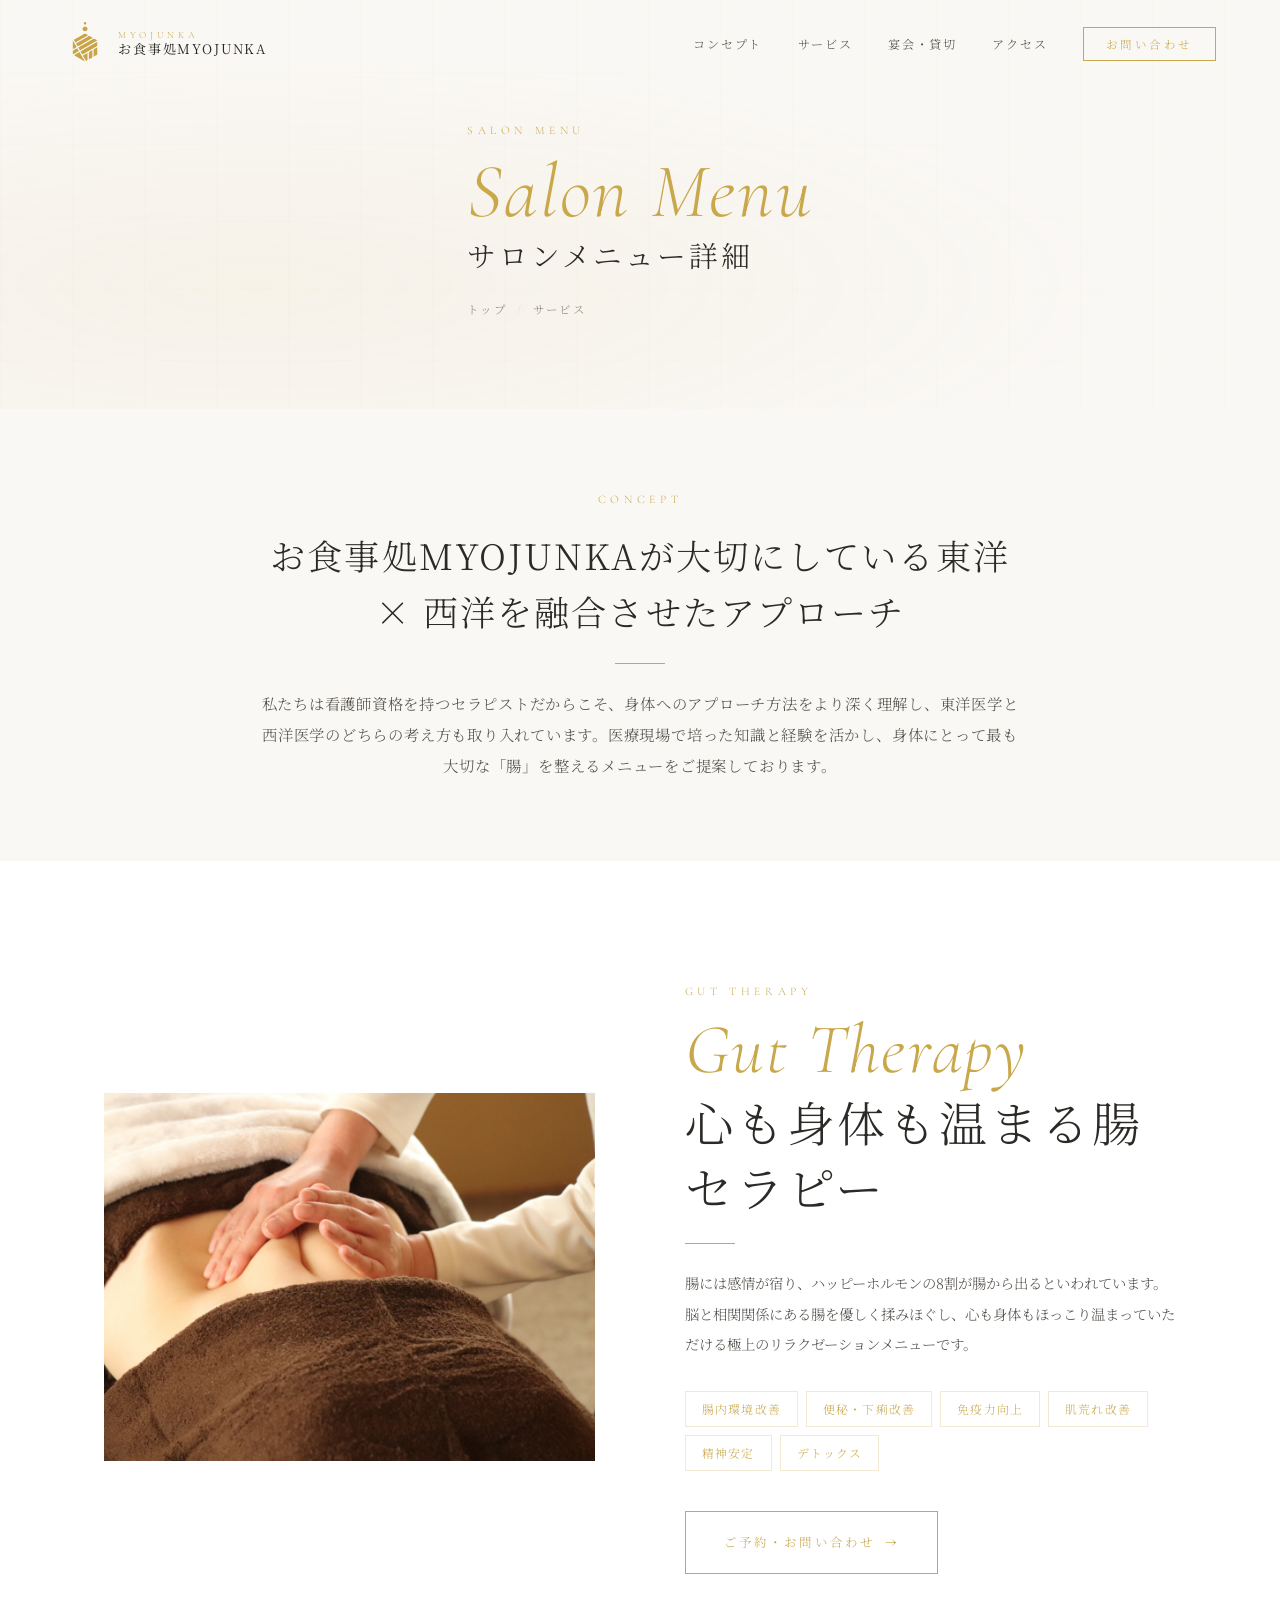
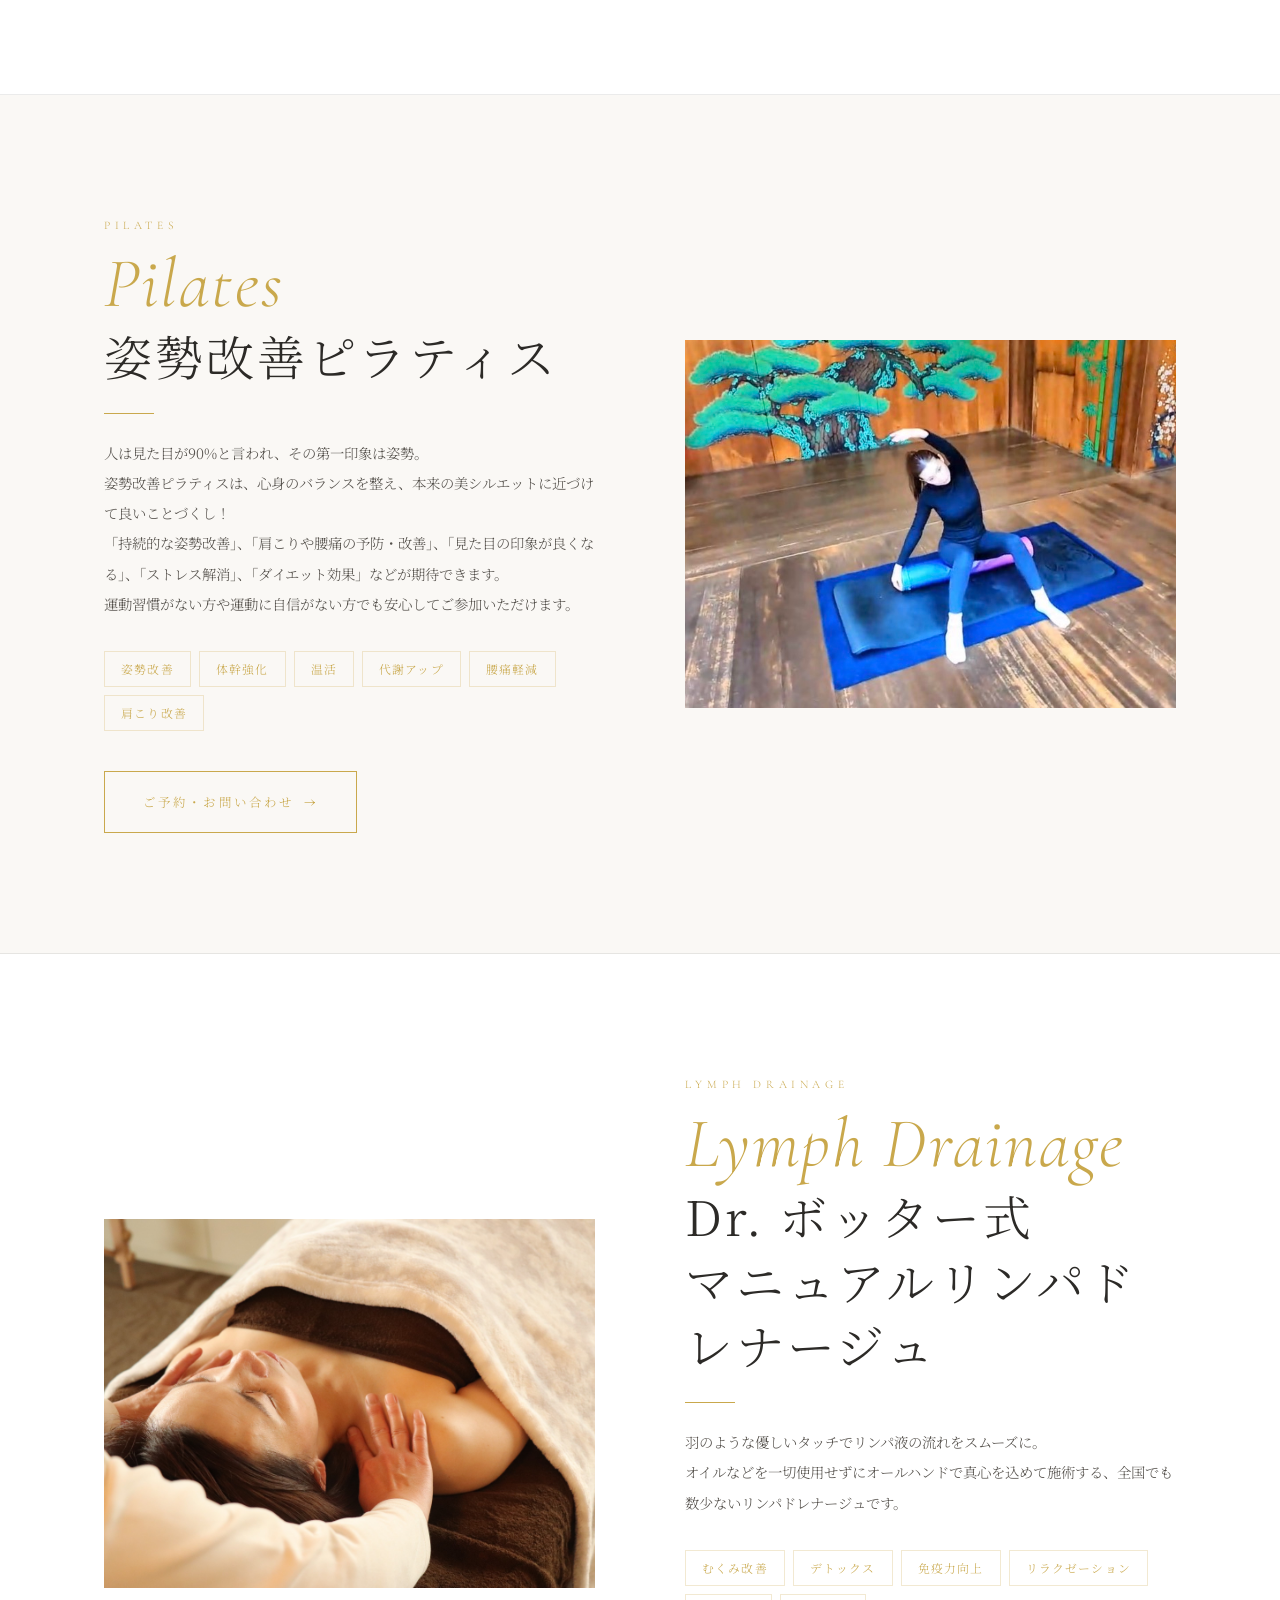
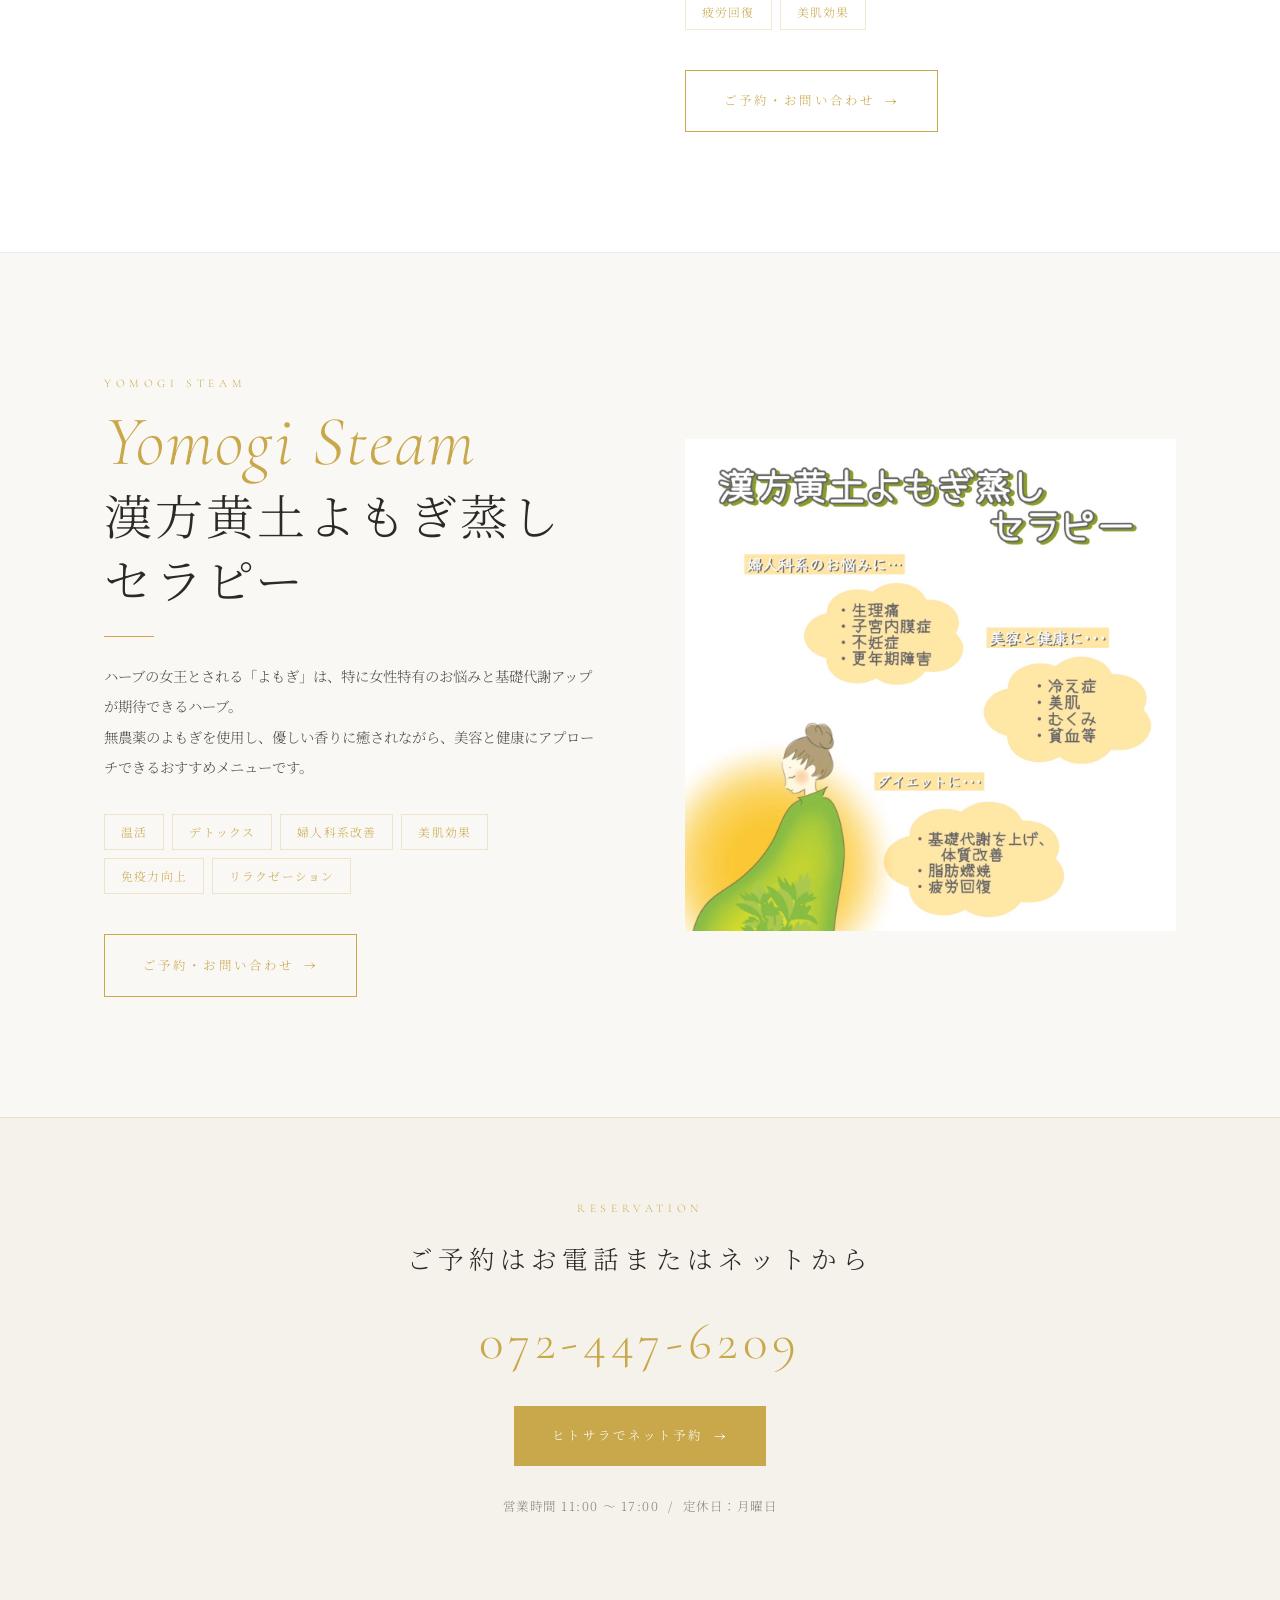
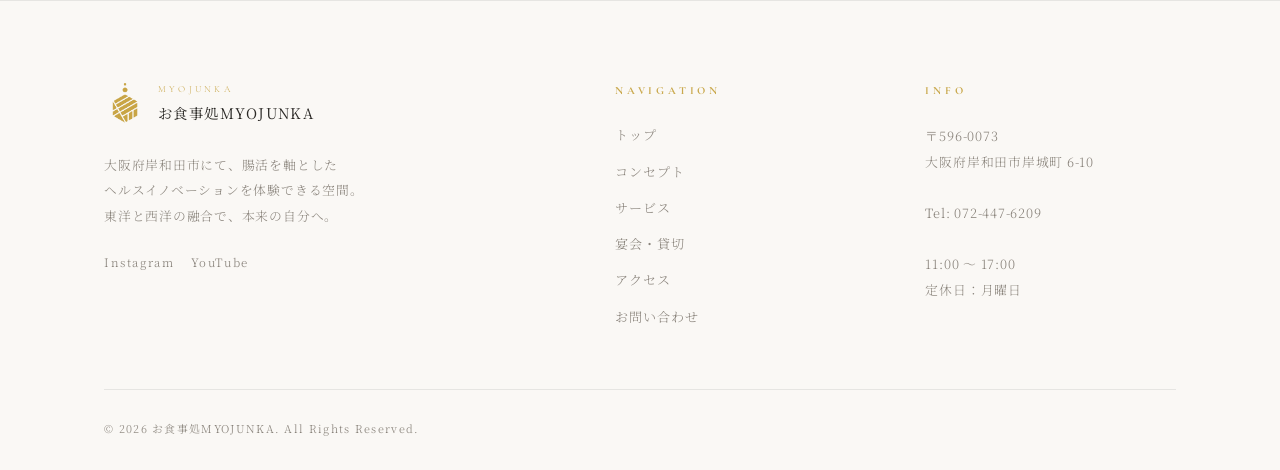
<file: services.html>
<!DOCTYPE html>
<html lang="ja">
<head>
  <meta charset="UTF-8">
  <meta name="viewport" content="width=device-width, initial-scale=1.0">
  <title>サービス詳細 | お食事処MYOJUNKA</title>
  <meta name="description" content="お食事処MYOJUNKAのサロンメニュー詳細。腸活・姿勢改善ピラティス・Dr.ボッダ式マニュアルリンパドレナージュ・よもぎ蒸し。東洋と西洋 of 融合で身体を整えるメニューをご提供しています。">
  <link rel="icon" type="image/png" href="img/ロゴ.png">
  <link rel="apple-touch-icon" href="img/ロゴ.png">
  <link rel="preconnect" href="https://fonts.googleapis.com">
  <link rel="preconnect" href="https://fonts.gstatic.com" crossorigin>
  <link href="https://fonts.googleapis.com/css2?family=Cormorant+Garamond:ital,wght@0,300;0,400;0,500;0,600;1,300;1,400;1,500&family=Noto+Serif+JP:wght@200;300;400;500&display=swap" rel="stylesheet">
  <link rel="stylesheet" href="style.css">
</head>
<body>

  <!-- ==================== HEADER ==================== -->
  <header id="site-header">
    <a href="index.html" class="site-logo" aria-label="お食事処MYOJUNKAトップへ">
      <img src="img/ロゴ.png" alt="お食事処MYOJUNKA ロゴ" width="42" height="42">
      <div class="site-logo-text">
        <span class="en">MYOJUNKA</span>
        <span class="ja">お食事処MYOJUNKA</span>
      </div>
    </a>

    <nav aria-label="グローバルナビゲーション">
      <ul class="nav-desktop">
        <li><a href="index.html#concept">コンセプト</a></li>
        <li><a href="services.html">サービス</a></li>
        <li><a href="banquet.html">宴会・貸切</a></li>
        <li><a href="index.html#access">アクセス</a></li>
        <li><a href="contact.html" class="nav-cta">お問い合わせ</a></li>
      </ul>
    </nav>

    <button class="hamburger-btn" id="hamburgerBtn" aria-label="メニューを開く" aria-expanded="false" aria-controls="navDrawer">
      <span></span>
      <span></span>
      <span></span>
    </button>
  </header>

  <div class="nav-overlay" id="navOverlay" aria-hidden="true"></div>

  <nav class="nav-drawer" id="navDrawer" aria-label="モバイルナビゲーション" aria-hidden="true">
    <button class="drawer-close-btn" id="drawerCloseBtn" aria-label="メニューを閉じる">&times;</button>
    <div class="nav-drawer-logo">
      <img src="img/ロゴ.png" alt="お食事処MYOJUNKA ロゴ" width="36" height="36">
      <span>MYOJUNKA</span>
    </div>
    <ul>
      <li><a href="index.html">トップ <span class="nav-arrow">→</span></a></li>
      <li><a href="index.html#concept">コンセプト <span class="nav-arrow">→</span></a></li>
      <li><a href="services.html">サービス <span class="nav-arrow">→</span></a></li>
      <li><a href="banquet.html">宴会・貸切 <span class="nav-arrow">→</span></a></li>
      <li><a href="index.html#access">アクセス <span class="nav-arrow">→</span></a></li>
      <li><a href="contact.html">お問い合わせ <span class="nav-arrow">→</span></a></li>
    </ul>
    <div class="nav-drawer-footer">
      Tel: 072-447-6209<br>
      11:00 〜 17:00&nbsp;/&nbsp;定休日：月曜日<br>
      大阪府岸和田市岸城町 6-10
    </div>
  </nav>

  <!-- ==================== PAGE HEADER ==================== -->
  <div class="page-header">
    <div class="container page-header-inner">
      <span class="label-en">salon menu</span>
      <h1 class="heading-deco" style="font-size:clamp(2.5rem,6vw,5rem);">Salon Menu</h1>
      <p class="heading-xl" style="font-size:clamp(1.1rem,2.5vw,1.8rem);font-weight:300;letter-spacing:0.1em;margin-top:0.3rem;">サロンメニュー詳細</p>
      <nav class="page-breadcrumb" aria-label="パンくずリスト">
        <a href="index.html">トップ</a>
        <span class="sep" aria-hidden="true">/</span>
        <span>サービス</span>
      </nav>
    </div>
  </div>

  <!-- ==================== INTRO ==================== -->
  <section class="section" style="background:var(--bg-secondary);padding-top:clamp(50px,7vw,80px);padding-bottom:clamp(50px,7vw,80px);">
    <div class="container">
      <div style="max-width:760px;margin:0 auto;text-align:center;" class="reveal">
        <span class="label-en" style="display:block;margin-bottom:1rem;">concept</span>
        <h2 class="heading-xl services-intro-title">
          お食事処MYOJUNKAが大切にしている<br class="sp-only">東洋 &times; 西洋を融合させたアプローチ
        </h2>
        <div class="gold-rule gold-rule--center"></div>
        <p class="lead">私たちは看護師資格を持つセラピストだからこそ、身体へのアプローチ方法をより深く理解し、東洋医学と西洋医学のどちらの考え方も取り入れています。医療現場で培った知識と経験を活かし、身体にとって最も大切な「腸」を整えるメニューをご提案しております。</p>
      </div>
    </div>
  </section>

  <section id="service-gut" class="service-detail" style="background:var(--bg-primary);">
    <div class="container">
      <div class="service-detail-inner reverse">

        <div class="service-body reveal">
          <span class="label-en">Gut Therapy</span>
          <h2 class="heading-xl" style="margin-top:0.5rem;">
            <span class="heading-deco">Gut Therapy</span>
            心も身体も温まる腸セラピー
          </h2>
          <div class="gold-rule"></div>

          <p>腸には感情が宿り、ハッピーホルモンの8割が腸から出るといわれています。<br>
          脳と相関関係にある腸を優しく揉みほぐし、心も身体もほっこり温まっていただける極上のリラクゼーションメニューです。</p>

          <div class="service-benefits">
            <span class="service-badge">腸内環境改善</span>
            <span class="service-badge">便秘・下痢改善</span>
            <span class="service-badge">免疫力向上</span>
            <span class="service-badge">肌荒れ改善</span>
            <span class="service-badge">精神安定</span>
            <span class="service-badge">デトックス</span>
          </div>

          <div style="margin-top:2.5rem;">
            <a href="contact.html" class="btn btn-outline">ご予約・お問い合わせ</a>
          </div>
        </div>

        <div class="service-visual reveal-fade">
          <img src="img/腸活.jpg" alt="心も身体も温まる腸セラピー" style="width: 100%; height: 100%; object-fit: cover;">
        </div>

      </div>
    </div>
  </section>

  <!-- ==================== SERVICE 2: ピラティス ==================== -->
  <section id="service-pilates" class="service-detail" style="background:var(--bg-secondary);">
    <div class="container">
      <div class="service-detail-inner">

        <div class="service-body reveal">
          <span class="label-en">Pilates</span>
          <h2 class="heading-xl" style="margin-top:0.5rem;">
            <span class="heading-deco">Pilates</span>
            姿勢改善ピラティス
          </h2>
          <div class="gold-rule"></div>

          <p>人は見た目が90%と言われ、その第一印象は姿勢。<br>
          姿勢改善ピラティスは、心身のバランスを整え、本来の美シルエットに近づけて良いことづくし！<br>
          「持続的な姿勢改善」、「肩こりや腰痛の予防・改善」、「見た目の印象が良くなる」、「ストレス解消」、「ダイエット効果」などが期待できます。<br>
          運動習慣がない方や運動に自信がない方でも安心してご参加いただけます。</p>

          <div class="service-benefits">
            <span class="service-badge">姿勢改善</span>
            <span class="service-badge">体幹強化</span>
            <span class="service-badge">温活</span>
            <span class="service-badge">代謝アップ</span>
            <span class="service-badge">腰痛軽減</span>
            <span class="service-badge">肩こり改善</span>
          </div>

          <div style="margin-top:2.5rem;">
            <a href="contact.html" class="btn btn-outline">ご予約・お問い合わせ</a>
          </div>
        </div>

        <!-- 写真プレースホルダー -->
        <div class="service-visual reveal-fade">
          <img src="img/pilates.jpg" alt="姿勢改善ピラティス" style="width: 100%; height: 100%; object-fit: cover;">
        </div>

      </div>
    </div>
  </section>

  <!-- ==================== SERVICE 3: リンパドレナージュ ==================== -->
  <section id="service-lymph" class="service-detail" style="background:var(--bg-primary);">
    <div class="container">
      <div class="service-detail-inner reverse">

        <div class="service-body reveal">
          <span class="label-en">Lymph Drainage</span>
          <h2 class="heading-xl" style="margin-top:0.5rem;">
            <span class="heading-deco">Lymph Drainage</span>
            Dr. ボッター式<br>マニュアルリンパドレナージュ
          </h2>
          <div class="gold-rule"></div>

          <p>羽のような優しいタッチでリンパ液の流れをスムーズに。<br>
          オイルなどを一切使用せずにオールハンドで真心を込めて施術する、全国でも数少ないリンパドレナージュです。</p>

          <div class="service-benefits">
            <span class="service-badge">むくみ改善</span>
            <span class="service-badge">デトックス</span>
            <span class="service-badge">免疫力向上</span>
            <span class="service-badge">リラクゼーション</span>
            <span class="service-badge">疲労回復</span>
            <span class="service-badge">美肌効果</span>
          </div>

          <div style="margin-top:2.5rem;">
            <a href="contact.html" class="btn btn-outline">ご予約・お問い合わせ</a>
          </div>
        </div>

        <div class="service-visual reveal-fade">
          <img src="img/Dr.ボッダ式マニュアルリンパドレナージュ.jpg" alt="Dr. ボッター式マニュアルリンパドレナージュ" style="width: 100%; height: 100%; object-fit: cover;">
        </div>

      </div>
    </div>
  </section>

  <!-- ==================== SERVICE 4: よもぎ蒸し ==================== -->
  <section id="service-yomogi" class="service-detail" style="background:var(--bg-secondary);">
    <div class="container">
      <div class="service-detail-inner">

        <div class="service-body reveal">
          <span class="label-en">Yomogi Steam</span>
          <h2 class="heading-xl" style="margin-top:0.5rem;">
            <span class="heading-deco">Yomogi Steam</span>
            漢方黄土よもぎ蒸しセラピー
          </h2>
          <div class="gold-rule"></div>

          <p>ハーブの女王とされる「よもぎ」は、特に女性特有のお悩みと基礎代謝アップが期待できるハーブ。<br>
          無農薬のよもぎを使用し、優しい香りに癒されながら、美容と健康にアプローチできるおすすめメニューです。</p>

          <div class="service-benefits">
            <span class="service-badge">温活</span>
            <span class="service-badge">デトックス</span>
            <span class="service-badge">婦人科系改善</span>
            <span class="service-badge">美肌効果</span>
            <span class="service-badge">免疫力向上</span>
            <span class="service-badge">リラクゼーション</span>
          </div>

          <div style="margin-top:2.5rem;">
            <a href="contact.html" class="btn btn-outline">ご予約・お問い合わせ</a>
          </div>
        </div>

        <!-- 写真 -->
        <div class="service-visual reveal-fade" style="background: transparent; aspect-ratio: auto; height: auto;">
          <img src="img/よもぎ蒸し.jpg" alt="漢方黄土よもぎ蒸しセラピー" style="width: 100%; height: auto; object-fit: contain; display: block;">
        </div>

      </div>
    </div>
  </section>

  <!-- ==================== FOOTER CTA ==================== -->
  <div class="footer-cta">
    <div class="container reveal">
      <span class="label-en" style="text-align:center;display:block;margin-bottom:1rem;">reservation</span>
      <p class="lead-title">ご予約はお電話またはネットから</p>
      <a href="tel:0724476209" class="tel-link">072-447-6209</a>
      <div style="margin-top: 1rem; margin-bottom: 1.5rem;">
        <a href="https://hitosara.com/0031629262/?utm_source=ig&utm_medium=social&utm_content=link_in_bio&fbclid=PAZXh0bgNhZW0CMTEAc3J0YwZhcHBfaWQPOTM2NjE5NzQzMzkyNDU5AAGn3ehzI1AIkfV5PJOPYxTVRcqBKG_HThXHNzcjicheBR3Fk7jM-n-LY0SeP7I_aem_mkJxCaW5V9kw1pubBZOQvw" target="_blank" rel="noopener noreferrer" class="btn btn-solid">ヒトサラでネット予約</a>
      </div>
      <small>営業時間 11:00 〜 17:00&nbsp;&nbsp;/&nbsp;&nbsp;定休日：月曜日</small>
    </div>
  </div>

  <!-- ==================== FOOTER ==================== -->
  <footer id="site-footer">
    <div class="container">
      <div class="footer-grid">
        <div class="footer-brand">
          <div class="footer-brand-logo">
            <img src="img/ロゴ.png" alt="お食事処MYOJUNKA ロゴ" width="42" height="42">
            <div class="footer-brand-logo-text">
              <span class="en">MYOJUNKA</span>
              <span class="ja">お食事処MYOJUNKA</span>
            </div>
          </div>
          <p class="footer-brand-desc">
            大阪府岸和田市にて、腸活を軸とした<br>
            ヘルスイノベーションを体験できる空間。<br>
            東洋と西洋の融合で、本来の自分へ。
          </p>
          <div class="footer-sns">
            <a href="https://www.instagram.com/ko_fuan/" target="_blank" rel="noopener noreferrer">Instagram</a>
            <a href="https://www.youtube.com/@Astudio-xk2zk" target="_blank" rel="noopener noreferrer">YouTube</a>
          </div>
        </div>

        <div class="footer-col">
          <h4>Navigation</h4>
          <nav class="footer-nav-links" aria-label="フッターナビゲーション">
            <a href="index.html">トップ</a>
            <a href="index.html#concept">コンセプト</a>
            <a href="services.html">サービス</a>
            <a href="banquet.html">宴会・貸切</a>
            <a href="index.html#access">アクセス</a>
            <a href="contact.html">お問い合わせ</a>
          </nav>
        </div>

        <div class="footer-col">
          <h4>Info</h4>
          <p class="footer-info-text">
            〒596-0073<br>
            大阪府岸和田市岸城町 6-10<br><br>
            Tel: <a href="tel:0724476209">072-447-6209</a><br><br>
            11:00 〜 17:00<br>
            定休日：月曜日
          </p>
        </div>
      </div>

      <div class="footer-bottom">
        <small>&copy; 2026 お食事処MYOJUNKA. All Rights Reserved.</small>
      </div>
    </div>
  </footer>

  <!-- ==================== MOBILE FIXED ACTION BAR ==================== -->
  <div class="mobile-action-bar" aria-label="クイックアクセス">
    <a href="tel:0724476209" class="action-item action-tel">
      <svg width="16" height="16" viewBox="0 0 24 24" fill="none" stroke="currentColor" stroke-width="2" stroke-linecap="round" stroke-linejoin="round" aria-hidden="true"><path d="M22 16.92v3a2 2 0 0 1-2.18 2 19.79 19.79 0 0 1-8.63-3.07 19.5 19.5 0 0 1-6-6 19.79 19.79 0 0 1-3.07-8.67A2 2 0 0 1 4.11 2h3a2 2 0 0 1 2 1.72 12.84 12.84 0 0 0 .7 2.81 2 2 0 0 1-.45 2.11L8.09 9.91a16 16 0 0 0 6 6l1.27-1.27a2 2 0 0 1 2.11-.45 12.84 12.84 0 0 0 2.81.7A2 2 0 0 1 22 16.92z"/></svg>
      <span>電話予約</span>
    </a>
    <a href="https://hitosara.com/0031629262/?utm_source=ig&utm_medium=social&utm_content=link_in_bio&fbclid=PAZXh0bgNhZW0CMTEAc3J0YwZhcHBfaWQPOTM2NjE5NzQzMzkyNDU5AAGn3ehzI1AIkfV5PJOPYxTVRcqBKG_HThXHNzcjicheBR3Fk7jM-n-LY0SeP7I_aem_mkJxCaW5V9kw1pubBZOQvw" target="_blank" rel="noopener noreferrer" class="action-item">
      <svg width="16" height="16" viewBox="0 0 24 24" fill="none" stroke="currentColor" stroke-width="2" stroke-linecap="round" stroke-linejoin="round" aria-hidden="true"><rect x="3" y="4" width="18" height="18" rx="2" ry="2"/><line x1="16" y1="2" x2="16" y2="6"/><line x1="8" y1="2" x2="8" y2="6"/><line x1="3" y1="10" x2="21" y2="10"/></svg>
      <span>ネット予約</span>
    </a>
    <a href="https://www.instagram.com/ko_fuan/" target="_blank" rel="noopener noreferrer" class="action-item">
      <svg width="16" height="16" viewBox="0 0 24 24" fill="none" stroke="currentColor" stroke-width="2" stroke-linecap="round" stroke-linejoin="round" aria-hidden="true"><rect x="2" y="2" width="20" height="20" rx="5" ry="5"/><circle cx="12" cy="12" r="4"/><line x1="17.5" y1="6.5" x2="17.51" y2="6.5"/></svg>
      <span>Instagram</span>
    </a>
  </div>

  <!-- ==================== SCRIPTS ==================== -->
  <script>
    const header = document.getElementById('site-header');
    window.addEventListener('scroll', () => {
      header.classList.toggle('scrolled', window.scrollY > 60);
    }, { passive: true });

    const hamburgerBtn = document.getElementById('hamburgerBtn');
    const navDrawer    = document.getElementById('navDrawer');
    const navOverlay   = document.getElementById('navOverlay');

    function openMenu() {
      hamburgerBtn.classList.add('is-active');
      navDrawer.classList.add('is-open');
      navOverlay.classList.add('is-open');
      hamburgerBtn.setAttribute('aria-expanded', 'true');
      navDrawer.setAttribute('aria-hidden', 'false');
      document.body.style.overflow = 'hidden';
    }

    function closeMenu() {
      hamburgerBtn.classList.remove('is-active');
      navDrawer.classList.remove('is-open');
      navOverlay.classList.remove('is-open');
      hamburgerBtn.setAttribute('aria-expanded', 'false');
      navDrawer.setAttribute('aria-hidden', 'true');
      document.body.style.overflow = '';
    }

    hamburgerBtn.addEventListener('click', () => {
      navDrawer.classList.contains('is-open') ? closeMenu() : openMenu();
    });

    navOverlay.addEventListener('click', closeMenu);

    const drawerCloseBtn = document.getElementById('drawerCloseBtn');
    if (drawerCloseBtn) {
      drawerCloseBtn.addEventListener('click', closeMenu);
    }

    navDrawer.querySelectorAll('a').forEach(link => link.addEventListener('click', closeMenu));
    document.addEventListener('keydown', e => {
      if (e.key === 'Escape' && navDrawer.classList.contains('is-open')) closeMenu();
    });

    const observer = new IntersectionObserver((entries) => {
      entries.forEach(entry => {
        if (entry.isIntersecting) {
          entry.target.classList.add('is-visible');
          observer.unobserve(entry.target);
        }
      });
    }, { threshold: 0.12, rootMargin: '0px 0px -40px 0px' });

    document.querySelectorAll('.reveal, .reveal-fade, .reveal-stagger').forEach(el => observer.observe(el));
  </script>
</body>
</html>
</file>
<file: style.css>
/* ============================================================
   お食事処MYOJUNKA / 妙巡華 — Main Stylesheet
   Design: Japanese-Western Fusion, Stylish Dark Gold
   ============================================================ */

@import url('https://fonts.googleapis.com/css2?family=Cormorant+Garamond:ital,wght@0,300;0,400;0,500;0,600;1,300;1,400;1,500&family=Noto+Serif+JP:wght@200;300;400;500&display=swap');

/* ============================================================
   CSS Reset
   ============================================================ */
*, *::before, *::after {
  box-sizing: border-box;
  margin: 0;
  padding: 0;
}

/* ============================================================
   Design Tokens
   ============================================================ */
:root {
  /* Backgrounds */
  --bg-primary:   #ffffff;
  --bg-secondary: #faf8f5;
  --bg-card:      #f5f2eb;
  --bg-dark:      #1c1b18;

  /* Gold palette — taken from logo */
  --gold:         #C9A84C;
  --gold-light:   #b89638;
  --gold-dim:     rgba(201, 168, 76, 0.5);
  --gold-faint:   rgba(201, 168, 76, 0.05);

  /* Text */
  --cream:        #2c2a27;
  --cream-dim:    #54504b;
  --text-muted:   #8a847c;

  /* Borders */
  --border-gold:   rgba(201, 168, 76, 0.25);
  --border-subtle: rgba(0, 0, 0, 0.08);

  /* Spacing */
  --section-v:   clamp(70px, 10vw, 120px);
  --container-h: clamp(20px, 5vw, 70px);
  --max-w:       1200px;

  /* Motion */
  --ease:        cubic-bezier(0.25, 0.46, 0.45, 0.94);
  --dur:         0.45s;
}

/* ============================================================
   Base
   ============================================================ */
html {
  scroll-behavior: smooth;
  font-size: 16px;
}

body {
  background-color: var(--bg-primary);
  color: var(--cream);
  font-family: 'Noto Serif JP', 'Hiragino Mincho ProN', serif;
  font-weight: 300;
  line-height: 1.85;
  overflow-x: hidden;
  -webkit-font-smoothing: antialiased;
}

img {
  max-width: 100%;
  height: auto;
  display: block;
}

a {
  color: inherit;
  text-decoration: none;
  transition: color var(--dur) var(--ease);
}

ul, ol { list-style: none; }

/* ============================================================
   Layout Utilities
   ============================================================ */
.container {
  max-width: var(--max-w);
  margin: 0 auto;
  padding: 0 var(--container-h);
}

.section {
  padding: var(--section-v) 0;
}

/* Gold rule — decorative horizontal line */
.gold-rule {
  width: 50px;
  height: 1px;
  background: var(--gold);
  margin: 1.5rem 0;
}
.gold-rule--center {
  margin-left: auto;
  margin-right: auto;
}

/* ============================================================
   Typography System
   ============================================================ */

/* English decorative heading */
.label-en {
  font-family: 'Cormorant Garamond', serif;
  font-size: clamp(0.6rem, 0.9vw, 0.72rem);
  font-weight: 300;
  letter-spacing: 0.4em;
  text-transform: uppercase;
  color: var(--gold);
  display: block;
}

/* Section main heading */
.heading-xl {
  font-size: clamp(1.75rem, 4vw, 3rem);
  font-weight: 300;
  letter-spacing: 0.06em;
  line-height: 1.35;
}

/* Decorative italic English above heading */
.heading-deco {
  font-family: 'Cormorant Garamond', serif;
  font-size: clamp(2.2rem, 5.5vw, 4.5rem);
  font-weight: 300;
  font-style: italic;
  color: var(--gold);
  letter-spacing: 0.03em;
  line-height: 1;
  display: block;
  margin-bottom: 0.3rem;
}

/* Section header group — centered variant */
.section-header {
  text-align: center;
  margin-bottom: clamp(40px, 6vw, 70px);
}

.section-header .label-en { margin-bottom: 0.8rem; }
.section-header .gold-rule { margin-top: 1.5rem; }

/* Lead paragraph */
.lead {
  font-size: clamp(0.875rem, 1.2vw, 1rem);
  color: var(--cream-dim);
  line-height: 2;
  margin-top: 1rem;
  letter-spacing: 0.05em;
}

/* ============================================================
   Image Placeholder
   ============================================================ */
.placeholder {
  background: #f0ede8;
  position: relative;
  overflow: hidden;
}

.placeholder::after {
  content: '';
  position: absolute;
  inset: 0;
  background: linear-gradient(
    120deg,
    transparent 20%,
    rgba(255,255,255,0.025) 50%,
    transparent 80%
  );
  background-size: 200% 100%;
  animation: sheen 3.5s linear infinite;
}

@keyframes sheen {
  0%   { background-position: -100% 0; }
  100% { background-position:  300% 0; }
}

/* ============================================================
   Buttons
   ============================================================ */
.btn {
  display: inline-flex;
  align-items: center;
  gap: 10px;
  padding: 14px 38px;
  font-family: 'Noto Serif JP', serif;
  font-size: 0.78rem;
  font-weight: 300;
  letter-spacing: 0.25em;
  border: none;
  cursor: pointer;
  white-space: nowrap;
  position: relative;
  overflow: hidden;
  transition: color var(--dur) var(--ease), background var(--dur) var(--ease);
}

.btn::after {
  content: '→';
  font-family: 'Cormorant Garamond', serif;
  font-size: 1.1rem;
  transition: transform var(--dur) var(--ease);
}

.btn:hover::after {
  transform: translateX(5px);
}

/* Outlined button */
.btn-outline {
  border: 1px solid var(--gold);
  color: var(--gold);
  background: transparent;
}
.btn-outline:hover {
  background: var(--gold);
  color: var(--bg-primary);
}

/* Solid gold button */
.btn-solid {
  background: var(--gold);
  color: var(--bg-primary);
}
.btn-solid:hover {
  background: var(--gold-light);
}

/* ============================================================
   Header / Navigation
   ============================================================ */
#site-header {
  position: fixed;
  top: 0;
  left: 0;
  right: 0;
  z-index: 900;
  padding: 22px var(--container-h);
  display: flex;
  align-items: center;
  justify-content: space-between;
  transition:
    background var(--dur) var(--ease),
    padding    var(--dur) var(--ease),
    border-color var(--dur) var(--ease);
  border-bottom: 1px solid transparent;
}

#site-header.scrolled {
  background: rgba(255, 255, 255, 0.96);
  backdrop-filter: blur(12px);
  -webkit-backdrop-filter: blur(12px);
  padding-top: 14px;
  padding-bottom: 14px;
  border-color: var(--border-gold);
}

/* Logo */
.site-logo {
  display: flex;
  align-items: center;
  gap: 12px;
  flex-shrink: 0;
}

.site-logo img {
  width: 42px;
  height: 42px;
  object-fit: contain;
}

.site-logo-text {
  display: flex;
  flex-direction: column;
  line-height: 1.25;
}

.site-logo-text .en {
  font-family: 'Cormorant Garamond', serif;
  font-size: 0.6rem;
  letter-spacing: 0.38em;
  color: var(--gold);
  text-transform: uppercase;
}

.site-logo-text .ja {
  font-size: 0.82rem;
  font-weight: 400;
  letter-spacing: 0.14em;
  color: var(--cream);
}

/* Desktop nav */
.nav-desktop {
  display: flex;
  align-items: center;
  gap: 2.2rem;
}

.nav-desktop a {
  font-size: 0.76rem;
  letter-spacing: 0.15em;
  color: var(--cream-dim);
  position: relative;
  white-space: nowrap;
}

.nav-desktop a::after {
  content: '';
  position: absolute;
  bottom: -3px;
  left: 0;
  width: 0;
  height: 1px;
  background: var(--gold);
  transition: width var(--dur) var(--ease);
}

.nav-desktop a:hover {
  color: var(--gold);
}

.nav-desktop a:hover::after {
  width: 100%;
}

/* Contact button in nav */
.nav-cta {
  padding: 8px 22px !important;
  border: 1px solid var(--gold) !important;
  color: var(--gold) !important;
  font-size: 0.72rem !important;
  letter-spacing: 0.22em !important;
  transition: background var(--dur) var(--ease), color var(--dur) var(--ease) !important;
}
.nav-cta:hover {
  background: var(--gold) !important;
  color: var(--bg-primary) !important;
}
.nav-cta::after {
  display: none !important;
}

/* ============================================================
   Hamburger Button
   ============================================================ */
.hamburger-btn {
  display: none;
  flex-direction: column;
  gap: 6px;
  background: none;
  border: none;
  cursor: pointer;
  padding: 6px;
  z-index: 1010;
  align-items: flex-end;
}

.hamburger-btn span {
  display: block;
  height: 1px;
  background: var(--cream);
  transition: transform var(--dur) var(--ease), opacity var(--dur) var(--ease), width var(--dur) var(--ease);
}

.hamburger-btn span:nth-child(1) { width: 28px; }
.hamburger-btn span:nth-child(2) { width: 20px; }
.hamburger-btn span:nth-child(3) { width: 28px; }

.hamburger-btn.is-active span:nth-child(1) {
  width: 28px;
  transform: translateY(7px) rotate(45deg);
}
.hamburger-btn.is-active span:nth-child(2) {
  opacity: 0;
  transform: translateX(-10px);
}
.hamburger-btn.is-active span:nth-child(3) {
  width: 28px;
  transform: translateY(-7px) rotate(-45deg);
}

/* ============================================================
   Mobile Navigation Drawer
   ============================================================ */
.nav-overlay {
  position: fixed;
  inset: 0;
  background: rgba(0, 0, 0, 0.65);
  z-index: 940;
  opacity: 0;
  pointer-events: none;
  transition: opacity 0.4s var(--ease);
}

.nav-overlay.is-open {
  opacity: 1;
  pointer-events: auto;
}

.nav-drawer {
  position: fixed;
  top: 0;
  right: -100%;
  width: min(360px, 85vw);
  height: 100vh;
  height: 100dvh;
  background: var(--bg-primary);
  border-left: 1px solid var(--border-gold);
  z-index: 960;
  display: flex;
  flex-direction: column;
  padding: 50px 32px 30px;
  transition: right 0.52s cubic-bezier(0.77, 0, 0.175, 1);
  overflow-y: auto;
}

.nav-drawer.is-open {
  right: 0;
}

.drawer-close-btn {
  position: absolute;
  top: 14px;
  right: 18px;
  background: none;
  border: none;
  font-family: 'Cormorant Garamond', serif;
  font-size: 2.2rem;
  font-weight: 200;
  color: var(--cream-dim);
  cursor: pointer;
  line-height: 1;
  padding: 4px 10px;
  z-index: 1020;
  transition: color var(--dur) var(--ease);
}

.drawer-close-btn:hover {
  color: var(--gold);
}

.nav-drawer-logo {
  display: flex;
  align-items: center;
  gap: 12px;
  margin-bottom: 1.5rem;
}

.nav-drawer-logo img {
  width: 36px;
  height: 36px;
  object-fit: contain;
}

.nav-drawer-logo span {
  font-family: 'Cormorant Garamond', serif;
  font-size: 0.65rem;
  letter-spacing: 0.3em;
  color: var(--gold);
  text-transform: uppercase;
}

.nav-drawer ul {
  display: flex;
  flex-direction: column;
  border-top: 1px solid var(--border-subtle);
}

.nav-drawer ul li {
  border-bottom: 1px solid var(--border-subtle);
}

.nav-drawer ul a {
  display: flex;
  align-items: center;
  justify-content: space-between;
  padding: 11px 0;
  font-size: 0.88rem;
  font-weight: 300;
  letter-spacing: 0.12em;
  color: var(--cream);
}

.nav-drawer ul a .nav-arrow {
  font-family: 'Cormorant Garamond', serif;
  font-size: 0.85rem;
  color: var(--gold);
  transition: transform var(--dur) var(--ease);
}

.nav-drawer ul a:hover {
  color: var(--gold);
}

.nav-drawer ul a:hover .nav-arrow {
  transform: translateX(5px);
}

.nav-drawer-footer {
  margin-top: auto;
  padding-top: 1.2rem;
  font-size: 0.68rem;
  color: var(--text-muted);
  letter-spacing: 0.1em;
  line-height: 1.9;
}

/* ============================================================
   Hero Section
   ============================================================ */
#hero {
  position: relative;
  height: 100vh;
  height: 100dvh;
  min-height: 600px;
  display: flex;
  align-items: center;
  justify-content: center;
  overflow: hidden;
}

.hero-bg {
  position: absolute;
  inset: 0;
  background:
    radial-gradient(ellipse at 25% 60%, rgba(201,168,76,0.08) 0%, transparent 60%),
    radial-gradient(ellipse at 75% 25%, rgba(201,168,76,0.05) 0%, transparent 50%),
    #faf8f5;
  z-index: 1;
}

.hero-bg::before {
  content: '';
  position: absolute;
  inset: 0;
  background-image:
    linear-gradient(rgba(201,168,76,0.035) 1px, transparent 1px),
    linear-gradient(90deg, rgba(201,168,76,0.035) 1px, transparent 1px);
  background-size: 72px 72px;
  z-index: 2;
}

.hero-slides {
  position: absolute;
  inset: 0;
  z-index: 2;
  overflow: hidden;
}

.hero-slide {
  position: absolute;
  inset: 0;
  background-size: cover;
  background-position: center;
  background-repeat: no-repeat;
  opacity: 0;
  transition: opacity 1.5s ease-in-out, transform 8s ease-out;
  transform: scale(1.05);
}

.hero-slide.active {
  opacity: 1;
  transform: scale(1);
  z-index: 3;
}

.hero-overlay {
  position: absolute;
  inset: 0;
  background: linear-gradient(
    to bottom,
    rgba(0, 0, 0, 0.35) 0%,
    rgba(0, 0, 0, 0.5) 50%,
    rgba(0, 0, 0, 0.7) 100%
  );
  z-index: 4;
}

.hero-content {
  position: relative;
  z-index: 5;
  text-align: center;
  padding: 0 24px;
}

.hero-eyebrow {
  font-family: 'Cormorant Garamond', serif;
  font-size: clamp(0.65rem, 1.2vw, 0.8rem);
  letter-spacing: 0.55em;
  text-transform: uppercase;
  color: var(--gold);
  display: block;
  margin-bottom: 1.8rem;
  opacity: 0;
  animation: fadeSlideUp 1.1s 0.5s forwards;
}

.hero-title {
  font-size: clamp(1.9rem, 5.5vw, 4.2rem);
  font-weight: 200;
  letter-spacing: 0.22em;
  line-height: 1.3;
  color: #ffffff;
  opacity: 0;
  animation: fadeSlideUp 1.1s 0.85s forwards;
}

.hero-title .deco {
  font-family: 'Cormorant Garamond', serif;
  font-size: clamp(1.2rem, 2.8vw, 2.2rem);
  font-weight: 300;
  font-style: italic;
  color: var(--gold-light);
  display: block;
  margin-bottom: 0.6rem;
  letter-spacing: 0.18em;
}

.hero-subtitle {
  font-size: clamp(0.8rem, 1.3vw, 0.95rem);
  color: rgba(255, 255, 255, 0.85);
  letter-spacing: 0.18em;
  margin-top: 1.8rem;
  font-weight: 200;
  opacity: 0;
  animation: fadeSlideUp 1.1s 1.2s forwards;
  line-height: 2;
}

/* Scroll indicator */
.hero-scroll {
  position: absolute;
  bottom: 44px;
  left: 50%;
  transform: translateX(-50%);
  display: flex;
  flex-direction: column;
  align-items: center;
  gap: 10px;
  z-index: 5;
  opacity: 0;
  animation: fadeIn 1s 2s forwards;
}

.hero-scroll .scroll-label {
  font-family: 'Cormorant Garamond', serif;
  font-size: 0.62rem;
  letter-spacing: 0.5em;
  color: var(--gold);
  text-transform: uppercase;
}

.scroll-bar {
  width: 1px;
  height: 56px;
  background: linear-gradient(to bottom, var(--gold), transparent);
  animation: scrollPulse 2.2s ease infinite;
}

@keyframes scrollPulse {
  0%   { transform: scaleY(0); transform-origin: top; opacity: 1; }
  50%  { transform: scaleY(1); transform-origin: top; opacity: 1; }
  51%  { transform: scaleY(1); transform-origin: bottom; opacity: 1; }
  100% { transform: scaleY(0); transform-origin: bottom; opacity: 0; }
}

/* ============================================================
   Page Header (sub-pages)
   ============================================================ */
.page-header {
  position: relative;
  min-height: 44vh;
  display: flex;
  align-items: flex-end;
  overflow: hidden;
  background:
    radial-gradient(ellipse at 20% 70%, rgba(201,168,76,0.08) 0%, transparent 60%),
    #faf8f5;
  padding-bottom: clamp(50px, 7vw, 90px);
  padding-top: 120px;
}

.page-header::before {
  content: '';
  position: absolute;
  inset: 0;
  background-image:
    linear-gradient(rgba(201,168,76,0.02) 1px, transparent 1px),
    linear-gradient(90deg, rgba(201,168,76,0.02) 1px, transparent 1px);
  background-size: 72px 72px;
}

.page-header-inner {
  position: relative;
  z-index: 2;
}

.page-header .label-en { margin-bottom: 0.8rem; }

.page-header .heading-deco {
  font-size: clamp(2.5rem, 6vw, 5rem);
}

.page-breadcrumb {
  display: flex;
  align-items: center;
  gap: 10px;
  margin-top: 1.5rem;
  font-size: 0.72rem;
  color: var(--text-muted);
  letter-spacing: 0.12em;
}

.page-breadcrumb a:hover { color: var(--gold); }

.page-breadcrumb .sep {
  color: var(--border-gold);
  font-family: 'Cormorant Garamond', serif;
}

/* ============================================================
   Concept Section
   ============================================================ */
.concept-grid {
  display: grid;
  grid-template-columns: 1fr 1fr;
  gap: clamp(40px, 7vw, 90px);
  align-items: center;
}

.concept-body p {
  font-size: 0.93rem;
  color: var(--cream-dim);
  line-height: 2.1;
  margin-top: 1.4rem;
  letter-spacing: 0.04em;
}

.concept-approach {
  margin-top: 2.5rem;
  display: flex;
  flex-direction: column;
  gap: 14px;
}

.approach-item {
  display: flex;
  align-items: stretch;
  gap: 18px;
  padding: 16px 20px;
  border: 1px solid var(--border-gold);
  background: var(--gold-faint);
  transition: background var(--dur) var(--ease), border-color var(--dur) var(--ease);
}

.approach-item:hover {
  background: rgba(201,168,76,0.1);
  border-color: rgba(201,168,76,0.45);
}

.approach-bar {
  width: 2px;
  flex-shrink: 0;
  background: var(--gold);
  min-height: 36px;
  align-self: stretch;
}

.approach-text strong {
  display: block;
  font-size: 0.88rem;
  font-weight: 400;
  letter-spacing: 0.08em;
  color: var(--cream);
  margin-bottom: 4px;
}

.approach-text span {
  font-size: 0.78rem;
  color: var(--text-muted);
}

.concept-visual {
  aspect-ratio: 3 / 4;
}

/* ============================================================
   Services Section
   ============================================================ */
.services-grid {
  display: grid;
  grid-template-columns: repeat(2, 1fr);
  gap: 2px;
  margin-bottom: clamp(40px, 6vw, 60px);
}

.service-card {
  position: relative;
  aspect-ratio: 4 / 3;
  overflow: hidden;
  cursor: default;
  background: #f0ede8;
}

/* Distinct light tones per card */
.service-card:nth-child(1) .card-bg { background: #faf8f5; }
.service-card:nth-child(2) .card-bg { background: #f5f2eb; }
.service-card:nth-child(3) .card-bg { background: #edeae4; }
.service-card:nth-child(4) .card-bg { background: #e6e3dd; }

.card-bg {
  position: absolute;
  inset: 0;
  transition: transform 0.7s var(--ease);
}

.service-card:hover .card-bg {
  transform: scale(1.04);
}

.card-mask {
  position: absolute;
  inset: 0;
  background: linear-gradient(
    to top,
    rgba(255,255,255,0.95) 0%,
    rgba(255,255,255,0.45) 45%,
    rgba(255,255,255,0.05)  100%
  );
  display: flex;
  flex-direction: column;
  justify-content: flex-end;
  padding: clamp(22px, 3vw, 38px);
  transition: background var(--dur) var(--ease);
}

.service-card:hover .card-mask {
  background: linear-gradient(
    to top,
    rgba(255,255,255,0.98) 0%,
    rgba(255,255,255,0.55) 50%,
    rgba(255,255,255,0.1) 100%
  );
}

.card-label {
  font-family: 'Cormorant Garamond', serif;
  font-size: clamp(0.6rem, 0.9vw, 0.7rem);
  letter-spacing: 0.38em;
  color: var(--gold);
  font-style: italic;
  text-transform: uppercase;
  margin-bottom: 0.5rem;
}

.card-title {
  font-size: clamp(0.88rem, 1.7vw, 1.05rem);
  font-weight: 400;
  letter-spacing: 0.05em;
  line-height: 1.55;
  color: var(--cream);
}

.card-desc {
  font-size: 0.76rem;
  color: var(--cream-dim);
  line-height: 1.75;
  margin-top: 0.6rem;
  max-height: 0;
  overflow: hidden;
  opacity: 0;
  transition: max-height 0.45s var(--ease), opacity 0.45s var(--ease);
}

.service-card:hover .card-desc {
  max-height: 80px;
  opacity: 1;
}

/* ============================================================
   Service Detail (services.html)
   ============================================================ */
.service-detail {
  padding: var(--section-v) 0;
  border-bottom: 1px solid var(--border-subtle);
}

.service-detail:last-of-type {
  border-bottom: none;
}

.service-detail-inner {
  display: grid;
  grid-template-columns: 1fr 1fr;
  gap: clamp(40px, 7vw, 90px);
  align-items: center;
}

.service-detail-inner.reverse {
  direction: rtl;
}

.service-detail-inner.reverse > * {
  direction: ltr;
}

.service-visual {
  aspect-ratio: 4 / 3;
}

.service-body .label-en { margin-bottom: 0.8rem; }
.service-body .heading-xl { margin-top: 0.3rem; }

.service-body p {
  font-size: 0.9rem;
  color: var(--cream-dim);
  line-height: 2.1;
  margin-top: 1.5rem;
}

.service-benefits {
  margin-top: 2rem;
  display: flex;
  flex-wrap: wrap;
  gap: 8px;
}

.service-badge {
  padding: 6px 16px;
  border: 1px solid var(--border-gold);
  font-size: 0.74rem;
  color: var(--gold);
  letter-spacing: 0.1em;
  white-space: nowrap;
}

/* ============================================================
   Banquet Section
   ============================================================ */
.banquet-inner {
  display: grid;
  grid-template-columns: 1fr 1fr;
  gap: clamp(40px, 7vw, 90px);
  align-items: center;
}

.banquet-body p {
  font-size: 0.93rem;
  color: var(--cream-dim);
  line-height: 2.1;
  margin-top: 1.4rem;
}

.banquet-features {
  margin-top: 2rem;
  display: flex;
  flex-direction: column;
  gap: 12px;
}

.banquet-features li {
  display: flex;
  align-items: center;
  gap: 14px;
  font-size: 0.88rem;
  color: var(--cream-dim);
}

.banquet-features li::before {
  content: '';
  width: 22px;
  height: 1px;
  background: var(--gold);
  flex-shrink: 0;
}

.banquet-visual {
  aspect-ratio: 4 / 3;
}

/* Detail pages — banquet subsections */
.banquet-subsection {
  padding: var(--section-v) 0;
  border-bottom: 1px solid var(--border-subtle);
}

.banquet-subsection:last-of-type {
  border-bottom: none;
}

/* ============================================================
   SNS Section
   ============================================================ */
.sns-grid {
  display: grid;
  grid-template-columns: 1fr 1fr;
  gap: clamp(20px, 3vw, 50px);
}

.sns-card {
  display: flex;
  flex-direction: column;
  gap: 18px;
  padding: clamp(28px, 4vw, 50px);
  border: 1px solid var(--border-gold);
  transition: border-color var(--dur) var(--ease), background var(--dur) var(--ease);
}

.sns-card:hover {
  border-color: rgba(201,168,76,0.5);
  background: var(--gold-faint);
}

.sns-icon-wrap {
  width: 42px;
  height: 42px;
  border: 1px solid var(--gold);
  display: flex;
  align-items: center;
  justify-content: center;
  color: var(--gold);
  flex-shrink: 0;
}

.sns-title {
  font-family: 'Cormorant Garamond', serif;
  font-size: clamp(1.4rem, 2.5vw, 1.8rem);
  font-weight: 300;
  font-style: italic;
  color: var(--cream);
}

.sns-desc {
  font-size: 0.84rem;
  color: var(--text-muted);
  line-height: 1.85;
}

.sns-link-text {
  display: inline-flex;
  align-items: center;
  gap: 8px;
  font-size: 0.74rem;
  letter-spacing: 0.24em;
  color: var(--gold);
  text-transform: uppercase;
  margin-top: auto;
  transition: gap var(--dur) var(--ease);
}

.sns-card:hover .sns-link-text { gap: 14px; }

.sns-link-text::after {
  content: '→';
  font-family: 'Cormorant Garamond', serif;
  font-size: 1rem;
}

/* ============================================================
   Access Section
   ============================================================ */
.access-grid-container {
  max-width: 840px;
  margin: 0 auto clamp(2.5rem, 5vw, 4rem);
}

.access-dl {
  display: flex;
  flex-direction: column;
}

.access-row {
  display: grid;
  grid-template-columns: 110px 1fr;
  gap: 14px;
  padding: 18px 0;
  border-bottom: 1px solid var(--border-subtle);
  align-items: start;
}

.access-row:first-child { border-top: 1px solid var(--border-subtle); }

.access-row dt {
  font-family: 'Cormorant Garamond', serif;
  font-size: 0.68rem;
  letter-spacing: 0.3em;
  text-transform: uppercase;
  color: var(--gold);
  padding-top: 2px;
  white-space: nowrap;
}

.access-row dd {
  font-size: 0.88rem;
  color: var(--cream-dim);
  line-height: 1.85;
}

.access-row dd a:hover { color: var(--gold); }

.access-map-full {
  width: 100%;
  height: 480px;
  min-height: 380px;
  background: var(--bg-secondary);
  position: relative;
  overflow: hidden;
  border-top: 1px solid var(--border-gold);
  border-bottom: 1px solid var(--border-gold);
}

.access-map-full iframe {
  display: block;
  width: 100%;
  height: 100%;
  border: 0;
  margin: 0;
  padding: 0;
  filter: grayscale(20%) brightness(0.95);
}

/* ============================================================
   Contact Section
   ============================================================ */
.contact-wrap {
  max-width: 720px;
  margin: 0 auto;
}

.contact-intro {
  text-align: center;
  margin-bottom: 3rem;
  font-size: 0.9rem;
  color: var(--cream-dim);
  line-height: 2;
}

.form-group {
  margin-bottom: 32px;
}

.form-group label {
  display: flex;
  align-items: center;
  gap: 8px;
  font-family: 'Cormorant Garamond', serif;
  font-size: 0.7rem;
  letter-spacing: 0.32em;
  text-transform: uppercase;
  color: var(--gold);
  margin-bottom: 12px;
}

.form-required {
  font-family: 'Noto Serif JP', serif;
  font-size: 0.6rem;
  letter-spacing: 0.05em;
  color: var(--bg-primary);
  background: var(--gold);
  padding: 1px 6px;
  text-transform: none;
}

.form-group input,
.form-group textarea {
  width: 100%;
  background: transparent;
  border: none;
  border-bottom: 1px solid rgba(0,0,0,0.12);
  padding: 12px 0;
  color: var(--cream);
  font-family: 'Noto Serif JP', serif;
  font-size: 0.9rem;
  font-weight: 300;
  outline: none;
  transition: border-color var(--dur) var(--ease);
  letter-spacing: 0.06em;
  -webkit-appearance: none;
  border-radius: 0;
}

.form-group input:focus,
.form-group textarea:focus {
  border-color: var(--gold);
}

.form-group input::placeholder,
.form-group textarea::placeholder {
  color: var(--text-muted);
  font-size: 0.82rem;
}

.form-group textarea {
  resize: none;
  height: 160px;
  line-height: 1.9;
}

.form-note {
  font-size: 0.74rem;
  color: var(--text-muted);
  line-height: 1.9;
  margin-top: 2rem;
  padding: 20px;
  border: 1px solid var(--border-subtle);
  letter-spacing: 0.06em;
}

.form-submit {
  text-align: center;
  margin-top: 3rem;
}

/* ============================================================
   Footer CTA Band
   ============================================================ */
.footer-cta {
  background: var(--bg-card);
  border-top: 1px solid var(--border-gold);
  padding: clamp(50px, 8vw, 80px) 0;
  text-align: center;
}

.footer-cta .label-en { margin-bottom: 1rem; }

.footer-cta .lead-title {
  font-size: clamp(1.1rem, 2.5vw, 1.6rem);
  font-weight: 300;
  letter-spacing: 0.2em;
  margin-bottom: 0.8rem;
}

.footer-cta .tel-link {
  display: block;
  font-family: 'Cormorant Garamond', serif;
  font-size: clamp(2rem, 4.5vw, 3.2rem);
  font-weight: 300;
  color: var(--gold);
  letter-spacing: 0.1em;
  margin: 0.8rem 0;
  transition: color var(--dur) var(--ease);
}

.footer-cta .tel-link:hover { color: var(--gold-light); }

.footer-cta small {
  font-size: 0.78rem;
  color: var(--text-muted);
  letter-spacing: 0.12em;
}

/* ============================================================
   Footer
   ============================================================ */
#site-footer {
  background: var(--bg-secondary);
  padding: clamp(50px, 8vw, 80px) 0 32px;
  border-top: 1px solid var(--border-subtle);
}

.footer-grid {
  display: grid;
  grid-template-columns: 1.8fr 1fr 1fr;
  gap: clamp(30px, 5vw, 60px);
  padding-bottom: clamp(40px, 6vw, 60px);
  border-bottom: 1px solid var(--border-subtle);
  margin-bottom: 28px;
}

.footer-brand-logo {
  display: flex;
  align-items: center;
  gap: 12px;
  margin-bottom: 1.5rem;
}

.footer-brand-logo img {
  width: 42px;
  height: 42px;
  object-fit: contain;
}

.footer-brand-logo-text .en {
  font-family: 'Cormorant Garamond', serif;
  font-size: 0.58rem;
  letter-spacing: 0.35em;
  color: var(--gold);
  text-transform: uppercase;
  display: block;
}

.footer-brand-logo-text .ja {
  font-size: 0.9rem;
  font-weight: 400;
  letter-spacing: 0.1em;
}

.footer-brand-desc {
  font-size: 0.8rem;
  color: var(--text-muted);
  line-height: 2;
  margin-bottom: 1.5rem;
  letter-spacing: 0.06em;
}

.footer-sns {
  display: flex;
  gap: 16px;
}

.footer-sns a {
  font-size: 0.72rem;
  letter-spacing: 0.14em;
  color: var(--text-muted);
  padding-bottom: 2px;
  border-bottom: 1px solid transparent;
  transition: color var(--dur) var(--ease), border-color var(--dur) var(--ease);
}

.footer-sns a:hover {
  color: var(--gold);
  border-color: var(--gold);
}

.footer-col h4 {
  font-family: 'Cormorant Garamond', serif;
  font-size: 0.68rem;
  letter-spacing: 0.35em;
  text-transform: uppercase;
  color: var(--gold);
  margin-bottom: 1.4rem;
}

.footer-nav-links {
  display: flex;
  flex-direction: column;
  gap: 12px;
}

.footer-nav-links a {
  font-size: 0.82rem;
  color: var(--text-muted);
  letter-spacing: 0.08em;
}

.footer-nav-links a:hover { color: var(--gold); }

.footer-info-text {
  font-size: 0.8rem;
  color: var(--text-muted);
  line-height: 2;
  letter-spacing: 0.06em;
}

.footer-info-text a:hover { color: var(--gold); }

.footer-bottom {
  display: flex;
  justify-content: space-between;
  align-items: center;
  flex-wrap: wrap;
  gap: 10px;
}

.footer-bottom small {
  font-size: 0.68rem;
  color: var(--text-muted);
  letter-spacing: 0.12em;
}

/* ============================================================
   Scroll-reveal Animations
   ============================================================ */
.reveal {
  opacity: 0;
  transform: translateY(36px);
  transition: opacity 0.8s var(--ease), transform 0.8s var(--ease);
}

.reveal.is-visible {
  opacity: 1;
  transform: translateY(0);
}

.reveal-fade {
  opacity: 0;
  transition: opacity 0.9s var(--ease);
}

.reveal-fade.is-visible {
  opacity: 1;
}

/* Stagger utility — applied in JS via delay */
.reveal-stagger > * {
  opacity: 0;
  transform: translateY(24px);
  transition: opacity 0.65s var(--ease), transform 0.65s var(--ease);
}

.reveal-stagger.is-visible > *:nth-child(1) { transition-delay: 0.05s; opacity: 1; transform: none; }
.reveal-stagger.is-visible > *:nth-child(2) { transition-delay: 0.15s; opacity: 1; transform: none; }
.reveal-stagger.is-visible > *:nth-child(3) { transition-delay: 0.25s; opacity: 1; transform: none; }
.reveal-stagger.is-visible > *:nth-child(4) { transition-delay: 0.35s; opacity: 1; transform: none; }

/* Hero keyframes */
@keyframes fadeSlideUp {
  from { opacity: 0; transform: translateY(24px); }
  to   { opacity: 1; transform: translateY(0); }
}

@keyframes fadeIn {
  from { opacity: 0; }
  to   { opacity: 1; }
}

/* ============================================================
   Responsive — Tablet (max 1024px)
   ============================================================ */
@media (max-width: 1024px) {
  .concept-grid {
    grid-template-columns: 1fr;
  }

  .concept-visual {
    aspect-ratio: 16 / 9;
    order: -1;
  }

  .service-detail-inner {
    grid-template-columns: 1fr;
  }

  .service-detail-inner.reverse {
    direction: ltr;
  }

  .service-visual {
    aspect-ratio: 16 / 9;
  }

  .banquet-inner {
    grid-template-columns: 1fr;
  }

  .banquet-visual {
    aspect-ratio: 16 / 9;
  }

  .footer-grid {
    grid-template-columns: 1fr 1fr;
  }

  .footer-grid > .footer-brand {
    grid-column: 1 / -1;
  }
}

/* ============================================================
   Responsive — Mobile (max 768px)
   ============================================================ */
@media (max-width: 768px) {
  :root {
    --section-v:   clamp(50px, 12vw, 80px);
    --container-h: 22px;
  }

  /* Nav */
  .nav-desktop { display: none; }
  .hamburger-btn { display: flex; }

  /* Hero */
  .hero-title { font-size: clamp(1.7rem, 8vw, 2.8rem); }

  /* Services */
  .services-grid { grid-template-columns: 1fr; }
  .service-card { aspect-ratio: 3 / 2; }

  /* SNS */
  .sns-grid { grid-template-columns: 1fr; }

  /* Access */
  .access-map-full { height: 320px; min-height: 280px; }

  /* Menu Ticker height for mobile */
  .menu-ticker-container { height: 180px; }

  /* Footer */
  .footer-grid { grid-template-columns: 1fr; }
  .footer-grid > .footer-brand { grid-column: auto; }
  .footer-bottom { flex-direction: column; text-align: center; }
}

/* ============================================================
   Responsive — Small Mobile (max 480px)
   ============================================================ */
@media (max-width: 480px) {
  .hero-eyebrow { letter-spacing: 0.3em; }
  .btn { padding: 12px 28px; font-size: 0.72rem; }
  .access-row { grid-template-columns: 90px 1fr; }
}

/* ============================================================
   Mobile Fixed Action Bar (Floating bottom menu)
   ============================================================ */
.mobile-action-bar {
  position: fixed;
  bottom: 0;
  left: 0;
  right: 0;
  height: 60px;
  background: rgba(255, 255, 255, 0.95);
  backdrop-filter: blur(10px);
  -webkit-backdrop-filter: blur(10px);
  border-top: 1px solid var(--border-gold);
  display: flex;
  z-index: 800;
  box-shadow: 0 -4px 20px rgba(0, 0, 0, 0.05);
}

.mobile-action-bar .action-item {
  flex: 1;
  display: flex;
  flex-direction: column;
  align-items: center;
  justify-content: center;
  gap: 4px;
  font-size: 0.65rem;
  letter-spacing: 0.05em;
  color: var(--cream-dim);
  border-right: 1px solid var(--border-subtle);
  transition: background var(--dur) var(--ease), color var(--dur) var(--ease);
}

.mobile-action-bar .action-item:last-child {
  border-right: none;
}

.mobile-action-bar .action-item svg {
  color: var(--gold);
  transition: transform var(--dur) var(--ease);
}

.mobile-action-bar .action-item:hover {
  background: var(--gold-faint);
  color: var(--gold);
}

.mobile-action-bar .action-item:hover svg {
  transform: translateY(-2px);
}

.mobile-action-bar .action-tel {
  background: var(--gold-faint);
  font-weight: 500;
  color: var(--gold);
}

@media (min-width: 769px) {
  .mobile-action-bar {
    display: none;
  }
}

@media (max-width: 768px) {
  body {
    padding-bottom: 60px;
  }
}

/* ============================================================
   Menu Section (Lunch & Cafe)
   ============================================================ */
.menu-grid {
  display: grid;
  grid-template-columns: 1fr 1fr;
  gap: clamp(30px, 5vw, 60px);
  margin-top: 2rem;
}

.menu-block {
  display: flex;
  flex-direction: column;
  background: var(--bg-primary);
  border: 1px solid var(--border-gold);
  overflow: hidden;
  transition: border-color var(--dur) var(--ease), transform var(--dur) var(--ease);
}

.menu-block:hover {
  transform: translateY(-4px);
  border-color: rgba(201, 168, 76, 0.6);
}

.menu-ticker-container {
  width: 100%;
  height: 260px;
  position: relative;
  overflow: hidden;
  background: transparent;
}

.menu-ticker {
  display: flex;
  width: 100%;
  height: 100%;
  overflow: hidden;
}

.ticker-track {
  display: flex;
  width: max-content;
  height: 100%;
}

#lunch-ticker .ticker-track {
  animation: ticker-loop-lunch 5s linear infinite;
}

#cafe-ticker .ticker-track {
  animation: ticker-loop-cafe 8s linear infinite;
}

.menu-ticker:hover .ticker-track {
  animation-play-state: paused;
}

.ticker-slide {
  flex: 0 0 auto;
  width: auto;
  height: 100%;
  display: flex;
  align-items: center;
  justify-content: center;
  border-right: 1px solid var(--bg-primary);
  background: transparent;
}

.ticker-slide img {
  width: auto;
  height: 100%;
  object-fit: contain;
  display: block;
}

@keyframes ticker-loop-lunch {
  0% {
    transform: translate3d(0, 0, 0);
  }
  100% {
    transform: translate3d(-50%, 0, 0);
  }
}

@keyframes ticker-loop-cafe {
  0% {
    transform: translate3d(0, 0, 0);
  }
  100% {
    transform: translate3d(-50%, 0, 0);
  }
}

.menu-info {
  padding: 30px clamp(20px, 3vw, 40px);
  display: flex;
  flex-direction: column;
  gap: 12px;
}

.menu-label {
  font-family: 'Cormorant Garamond', serif;
  font-size: 0.68rem;
  letter-spacing: 0.2em;
  color: var(--gold);
  text-transform: uppercase;
}

.menu-title {
  font-size: 1.15rem;
  font-weight: 400;
  letter-spacing: 0.08em;
  color: var(--cream);
}

.menu-desc {
  font-size: 0.84rem;
  color: var(--cream-dim);
  line-height: 1.8;
}

@media (max-width: 768px) {
  .menu-grid {
    grid-template-columns: 1fr;
  }
}

/* Custom responsive utility classes */
.sp-only {
  display: none;
}

@media (max-width: 768px) {
  .sp-only {
    display: inline;
  }
}

/* Centered layout for sections without images */
.banquet-inner-full {
  max-width: 800px;
  margin: 0 auto;
  text-align: center;
  display: flex;
  flex-direction: column;
  align-items: center;
}

.banquet-inner-full .banquet-features {
  display: inline-flex;
  flex-direction: column;
  align-items: flex-start;
  margin: 2rem 0;
  gap: 12px;
}

/* Services Intro responsive title sizing */
.services-intro-title {
  font-size: clamp(1.4rem, 4.2vw, 2.2rem);
  line-height: 1.6;
}

@media (max-width: 768px) {
  .services-intro-title {
    font-size: clamp(0.7rem, 4.4vw, 1.15rem);
    letter-spacing: 0.05em;
  }
}
</file>
